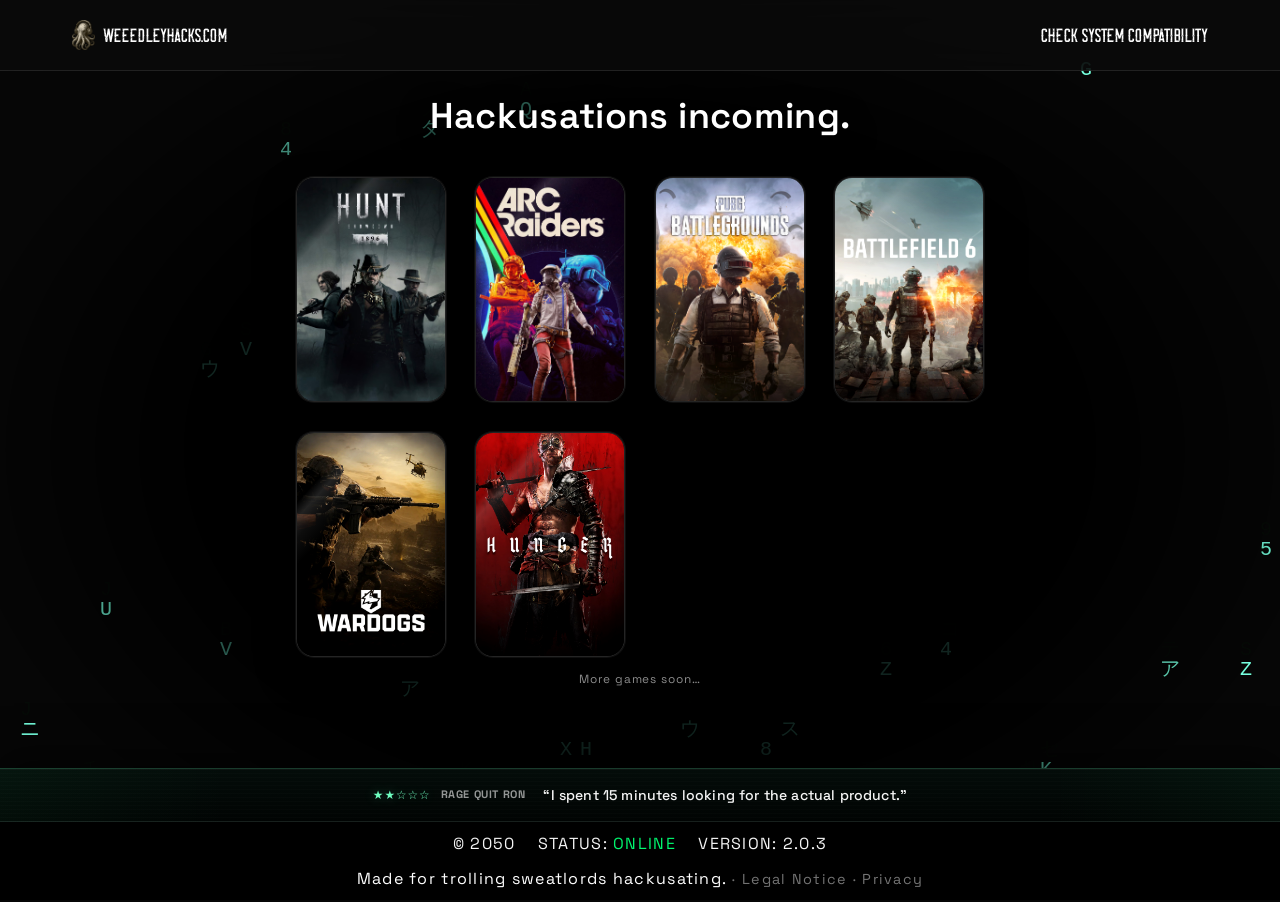
<file: index.html>
<!DOCTYPE html>
<html lang="en">
<head>
  <meta charset="UTF-8" />
  <meta name="viewport" content="width=device-width, initial-scale=1.0" />
  <title>weeedleyhacks.com</title>
  <meta name="description" content="Browse through free and premium products for Hunt: Showdown 1896, ARC Raiders, PUBG: Battlegrounds, Battlefield 6, WARDOGS and HUNGER." />
  <link rel="canonical" href="https://weeedleyhacks.com/" />
  <meta property="og:type" content="website" />
  <meta property="og:site_name" content="weeedleyhacks.com" />
  <meta property="og:title" content="weeedleyhacks.com" />
  <meta property="og:description" content="Browse through free and premium products for Hunt: Showdown 1896, ARC Raiders, PUBG: Battlegrounds, Battlefield 6, WARDOGS and HUNGER." />
  <meta property="og:url" content="https://weeedleyhacks.com/" />
  <meta property="og:image" content="https://weeedleyhacks.com/assets/images/icons/og-image.jpg" />
  <meta property="og:image:width" content="1200" />
  <meta property="og:image:height" content="630" />
  <meta name="twitter:card" content="summary_large_image" />

  <style>
    html, body { background-color: #070707; }
  </style>


  <link rel="preload" href="assets/fonts/Unfair%20Style2Rough.ttf" as="font" type="font/ttf" crossorigin />
  <link rel="preload" href="assets/fonts/Caudex-Regular.ttf" as="font" type="font/ttf" crossorigin />
  <link rel="preload" href="assets/fonts/CrimsonText-Italic.ttf" as="font" type="font/ttf" crossorigin />

  <link rel="icon" href="assets/images/icons/favicon.ico" />
  <link rel="apple-touch-icon" href="assets/images/icons/apple-touch-icon.png" />
  <link rel="stylesheet" href="assets/css/style.css" />
  <script defer src="assets/js/landing.js"></script>
  <script defer src="assets/js/script.js"></script>
</head>

<body class="landing">

  <nav class="nav">
    <div class="nav-container">
      <div class="nav-left">
        <img src="assets/images/icons/weeedley_logo1.png" alt="Weeedley Logo" class="nav-logo" />
        <a href="index.html" class="logo">weeedleyhacks.com</a>
      </div>
      <ul class="nav-links">
        <li>
          <a href="#" id="compatibilityCheck">Check system compatibility</a>
        </li>
      </ul>
    </div>
  </nav>

  <canvas id="matrix-canvas" aria-hidden="true"></canvas>
  <div id="landing-vignette"></div>

  <main class="landing-main">
    <header class="landing-hero">
      <h1 class="landing-title" id="landingTitle">Loading…</h1>
    </header>

    <section class="landing-games" aria-label="Choose a game">
      <a class="landing-game" href="hunt.html" aria-label="HUNT: SHOWDOWN 1896">
        <div class="landing-game-bg" style="background-image:url('assets/images/thmbs/thmb_hunt.jpg')"></div>
      </a>

      <a class="landing-game" href="arc.html" aria-label="ARC RAIDERS">
        <div class="landing-game-bg" style="background-image:url('assets/images/thmbs/thmb_arc.jpg')"></div>
      </a>

      <a class="landing-game" href="pubg.html" aria-label="PUBG">
        <div class="landing-game-bg" style="background-image:url('assets/images/thmbs/thmb_pubg.jpg')"></div>
      </a>

      <a class="landing-game" href="bf6.html" aria-label="BATTLEFIELD 6">
        <div class="landing-game-bg" style="background-image:url('assets/images/thmbs/thmb_bf6.jpg')"></div>
      </a>

      <a class="landing-game" href="wardogs.html" aria-label="WARDOGS">
        <div class="landing-game-bg" style="background-image:url('assets/images/thmbs/thmb_wardogs.jpg')"></div>
      </a>

      <a class="landing-game" href="hunger.html" aria-label="HUNGER">
        <div class="landing-game-bg" style="background-image:url('assets/images/thmbs/thmb_hunger.jpg')"></div>
      </a>
    </section>

    <p class="landing-more">More games soon…</p>
  </main>

  <div id="video-modal" class="video-modal" aria-hidden="true">
    <div class="video-container">
      <video id="modal-video" playsinline></video>
    </div>
  </div>

  <footer class="footer"></footer>

</body>
</html>
</file>
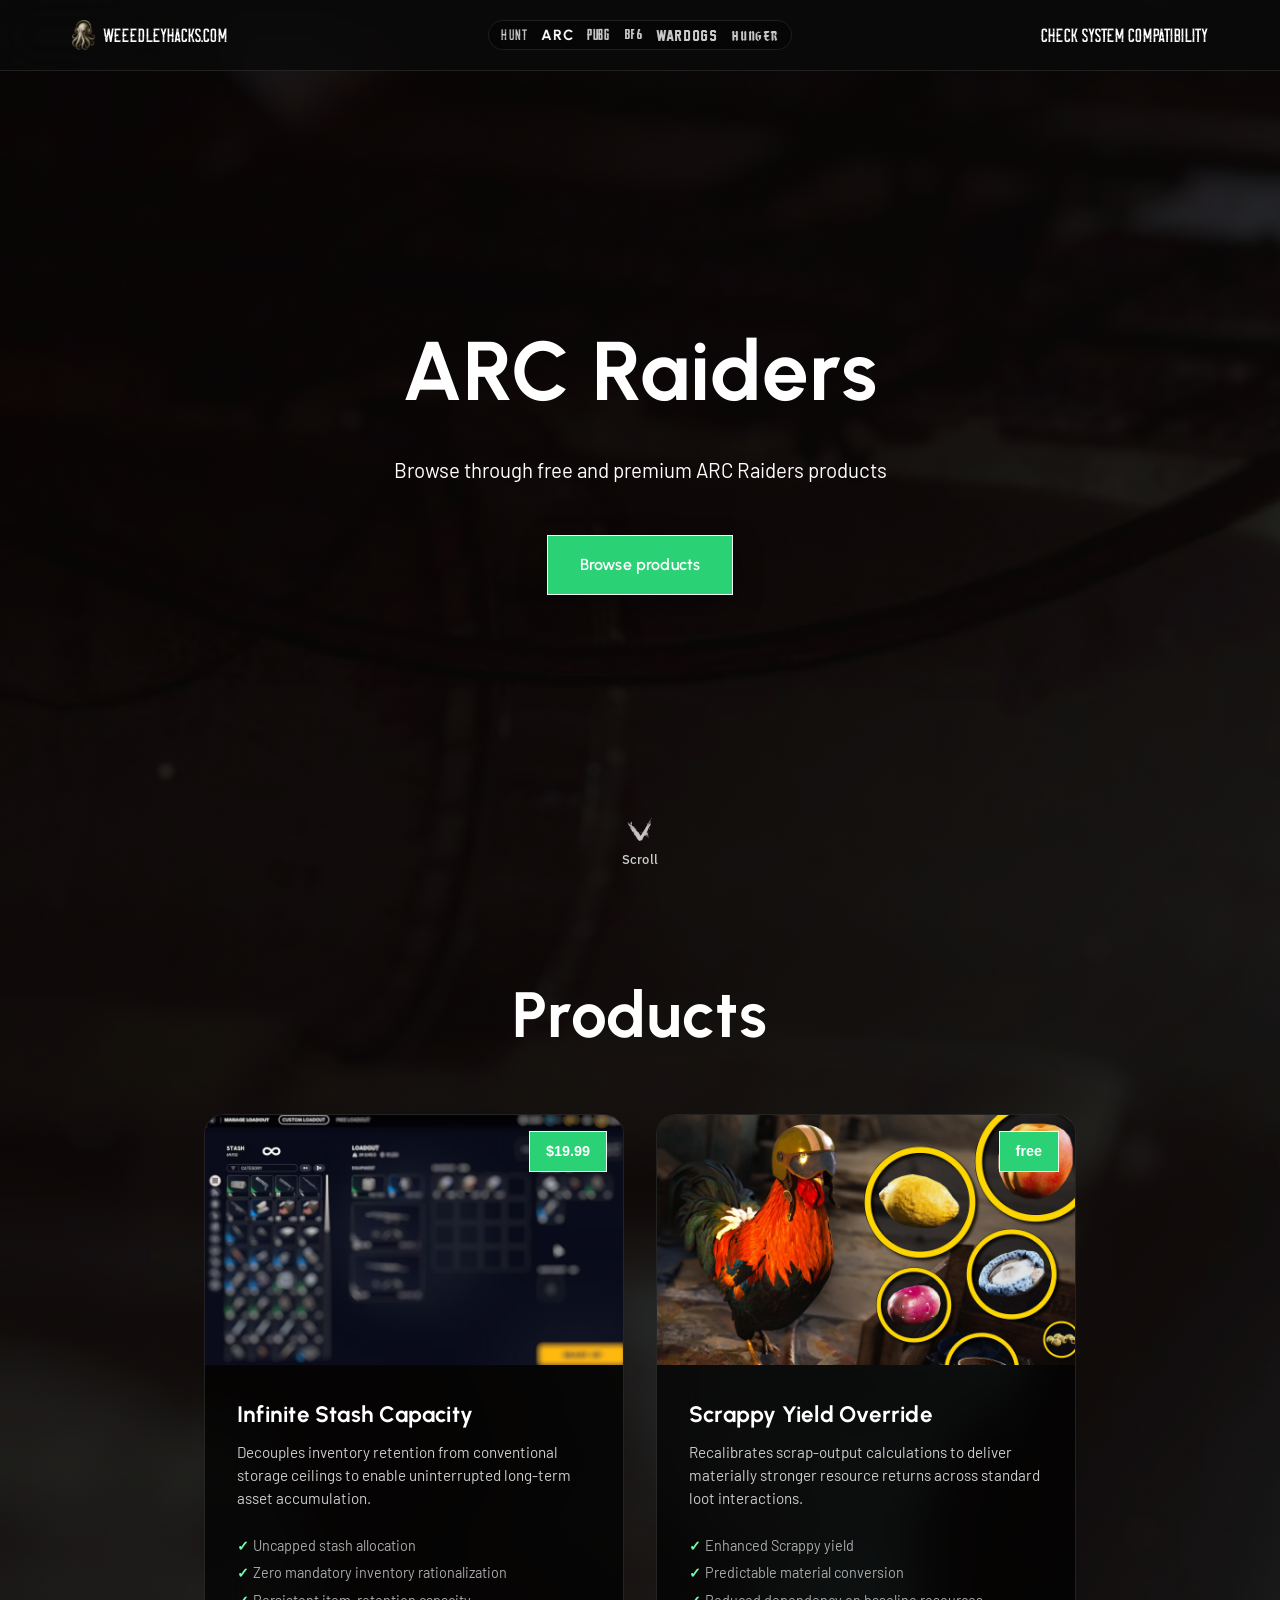
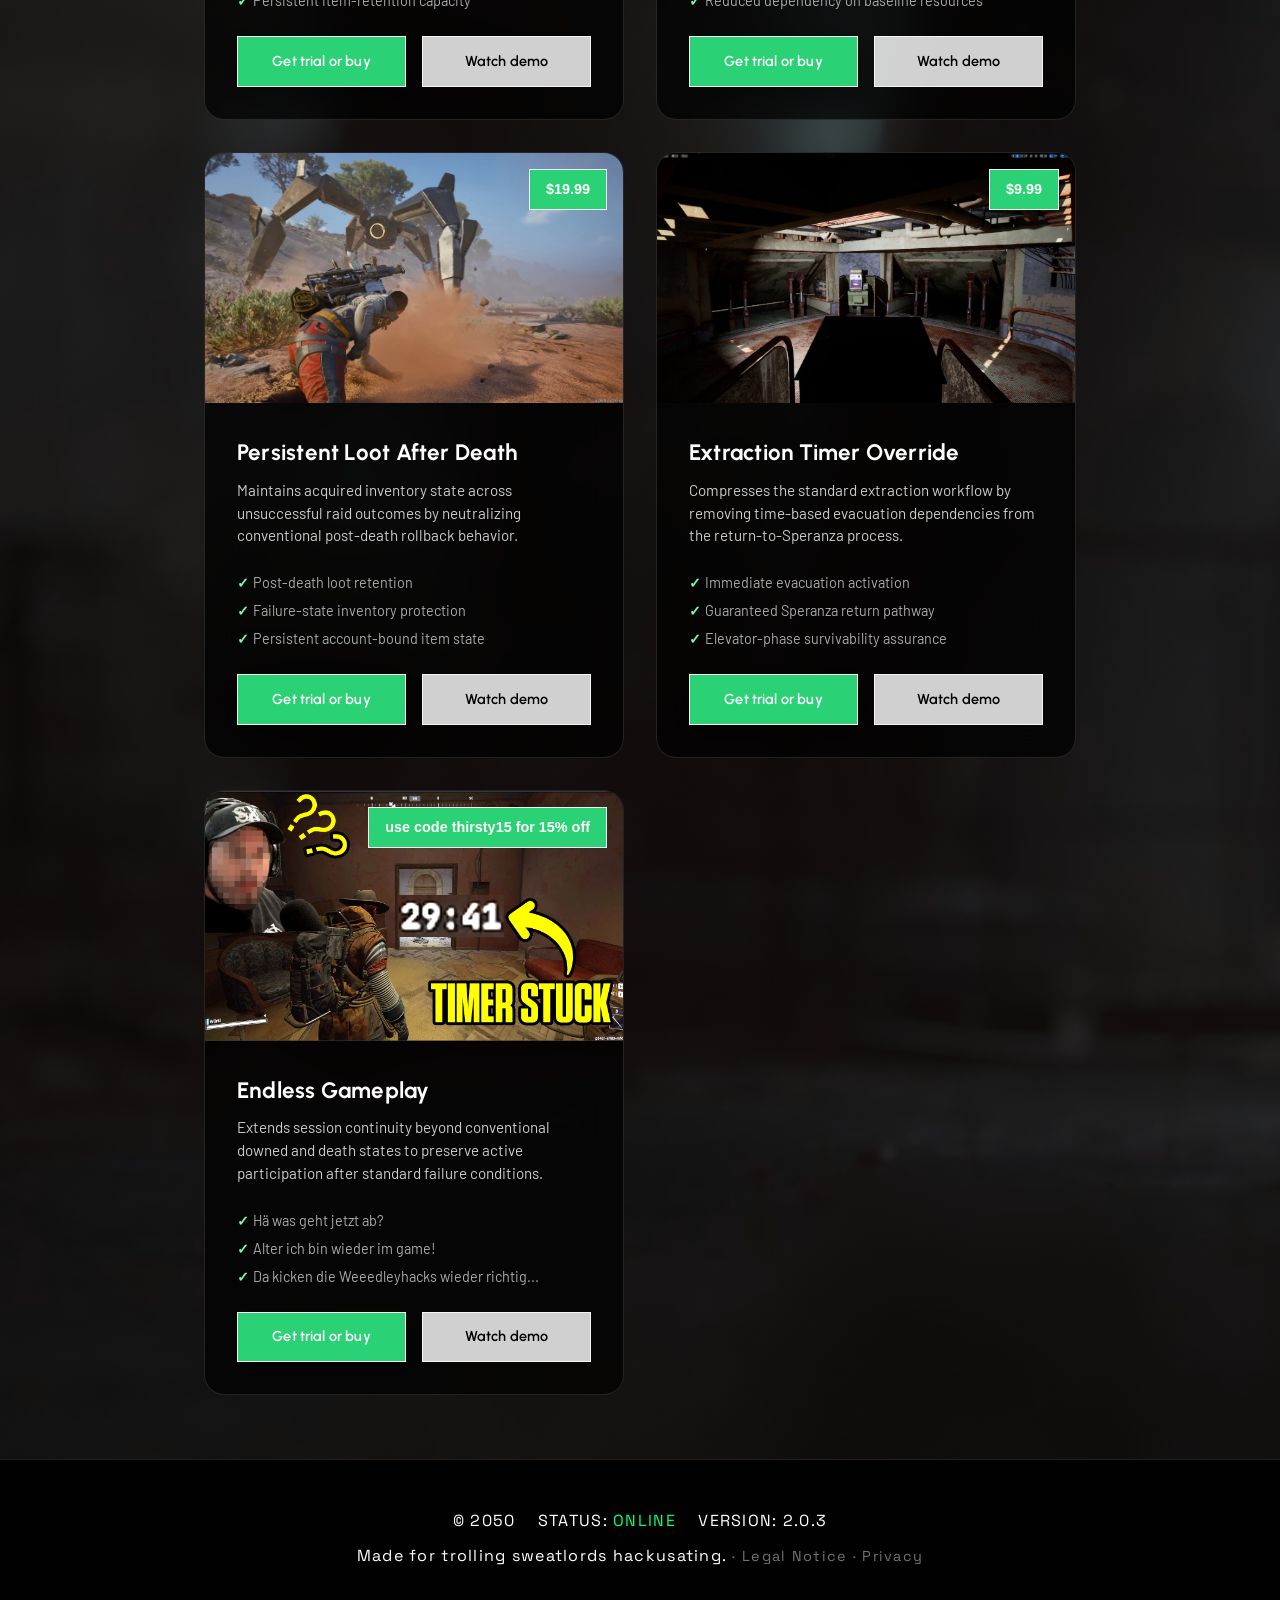
<file: arc.html>
<!DOCTYPE html>
<html lang="en">
<head>
  <meta charset="UTF-8" />
  <meta name="viewport" content="width=device-width, initial-scale=1.0" />

  <title>ARC Raiders — weeedleyhacks</title>
  <meta name="description" content="Browse through free and premium ARC Raiders products" />
  <link rel="canonical" href="https://weeedleyhacks.com/arc.html" />
  <meta property="og:type" content="website" />
  <meta property="og:site_name" content="weeedleyhacks.com" />
  <meta property="og:title" content="ARC Raiders — weeedleyhacks" />
  <meta property="og:description" content="Browse through free and premium ARC Raiders products" />
  <meta property="og:url" content="https://weeedleyhacks.com/arc.html" />
  <meta property="og:image" content="https://weeedleyhacks.com/assets/images/icons/og-image.jpg" />
  <meta property="og:image:width" content="1200" />
  <meta property="og:image:height" content="630" />
  <meta name="twitter:card" content="summary_large_image" />

  <style>
    html, body { background-color: #070707; }
  </style>


  <link rel="preload" href="assets/fonts/Unfair%20Style2Rough.ttf" as="font" type="font/ttf" crossorigin />
  <link rel="preload" href="assets/fonts/Caudex-Regular.ttf" as="font" type="font/ttf" crossorigin />
  <link rel="preload" href="assets/fonts/CrimsonText-Italic.ttf" as="font" type="font/ttf" crossorigin />
  <link rel="preload" href="assets/fonts/HeadlinerNo45.ttf" as="font" type="font/ttf" crossorigin />

  <link rel="shortcut icon" href="assets/images/icons/favicon.ico" type="image/x-icon" />
  <link rel="apple-touch-icon" href="assets/images/icons/apple-touch-icon.png" />
  <link rel="stylesheet" href="assets/css/style.css" />
</head>

<body class="game-arc">

  <nav class="nav">
    <div class="nav-container">
      <div class="nav-left">
        <img src="assets/images/icons/weeedley_logo1.png" alt="Weeedley Logo" class="nav-logo" />
        <a href="/" class="logo">weeedleyhacks.com</a>
      </div>

      <div class="nav-center" aria-label="Game shortcuts">
        <a class="nav-shortcut nav-shortcut-hunt" href="hunt.html">HUNT</a>
        <a class="nav-shortcut nav-shortcut-arc is-active" href="arc.html" aria-current="page">ARC</a>
        <a class="nav-shortcut nav-shortcut-pubg" href="pubg.html">PUBG</a>
        <a class="nav-shortcut nav-shortcut-bf6" href="bf6.html">BF6</a>
        <a class="nav-shortcut nav-shortcut-wardogs" href="wardogs.html">WARDOGS</a>
        <a class="nav-shortcut nav-shortcut-hunger" href="hunger.html">HUNGER</a>
      </div>

      <ul class="nav-links">
        <li>
          <a href="#" id="compatibilityCheck">Check system compatibility</a>
        </li>
      </ul>
    </div>
  </nav>

  <video id="lightleaks-video" autoplay loop muted playsinline>
    <source src="assets/videos/lightleaks.mp4" type="video/mp4" />
  </video>


  <section class="hero" id="home">
    <div class="hero-content">
      <h1 class="hero-title" style="font-size: clamp(3rem, 6.5vw, 5.2rem); white-space: nowrap;">
        ARC Raiders
      </h1>

      <p class="hero-subtitle" style="font-size: clamp(1rem, 1.6vw, 1.35rem); white-space: nowrap; max-width: 100%;">
        Browse through free and premium ARC Raiders products
      </p>

      <div class="hero-buttons">
        <a href="#products" class="btn btn-primary">Browse products</a>
      </div>
    </div>

    <div class="scroll-indicator">
      <img src="assets/images/icons/arrow_down.png" alt="Scroll down" class="scroll-arrow" />
      <div class="scroll-text">Scroll</div>
    </div>
  </section>

  <section class="products-section" id="products">
    <div class="section-header">
      <h2 class="section-title">Products</h2>
    </div>
    <div class="products-grid" id="productsGrid"></div>
  </section>

  <div id="video-modal" class="video-modal">
    <div class="video-container">
      <video id="modal-video" playsinline></video>
    </div>
  </div>

  <footer class="footer">
    <p>Made for trolling salty players hackusating.</p>
  </footer>

  <script>
    window.WEEEDLEY_GAME = "arc";
  </script>
  <script src="assets/js/games.js"></script>
  <script src="assets/js/script.js"></script>

</body>
</html>
</file>
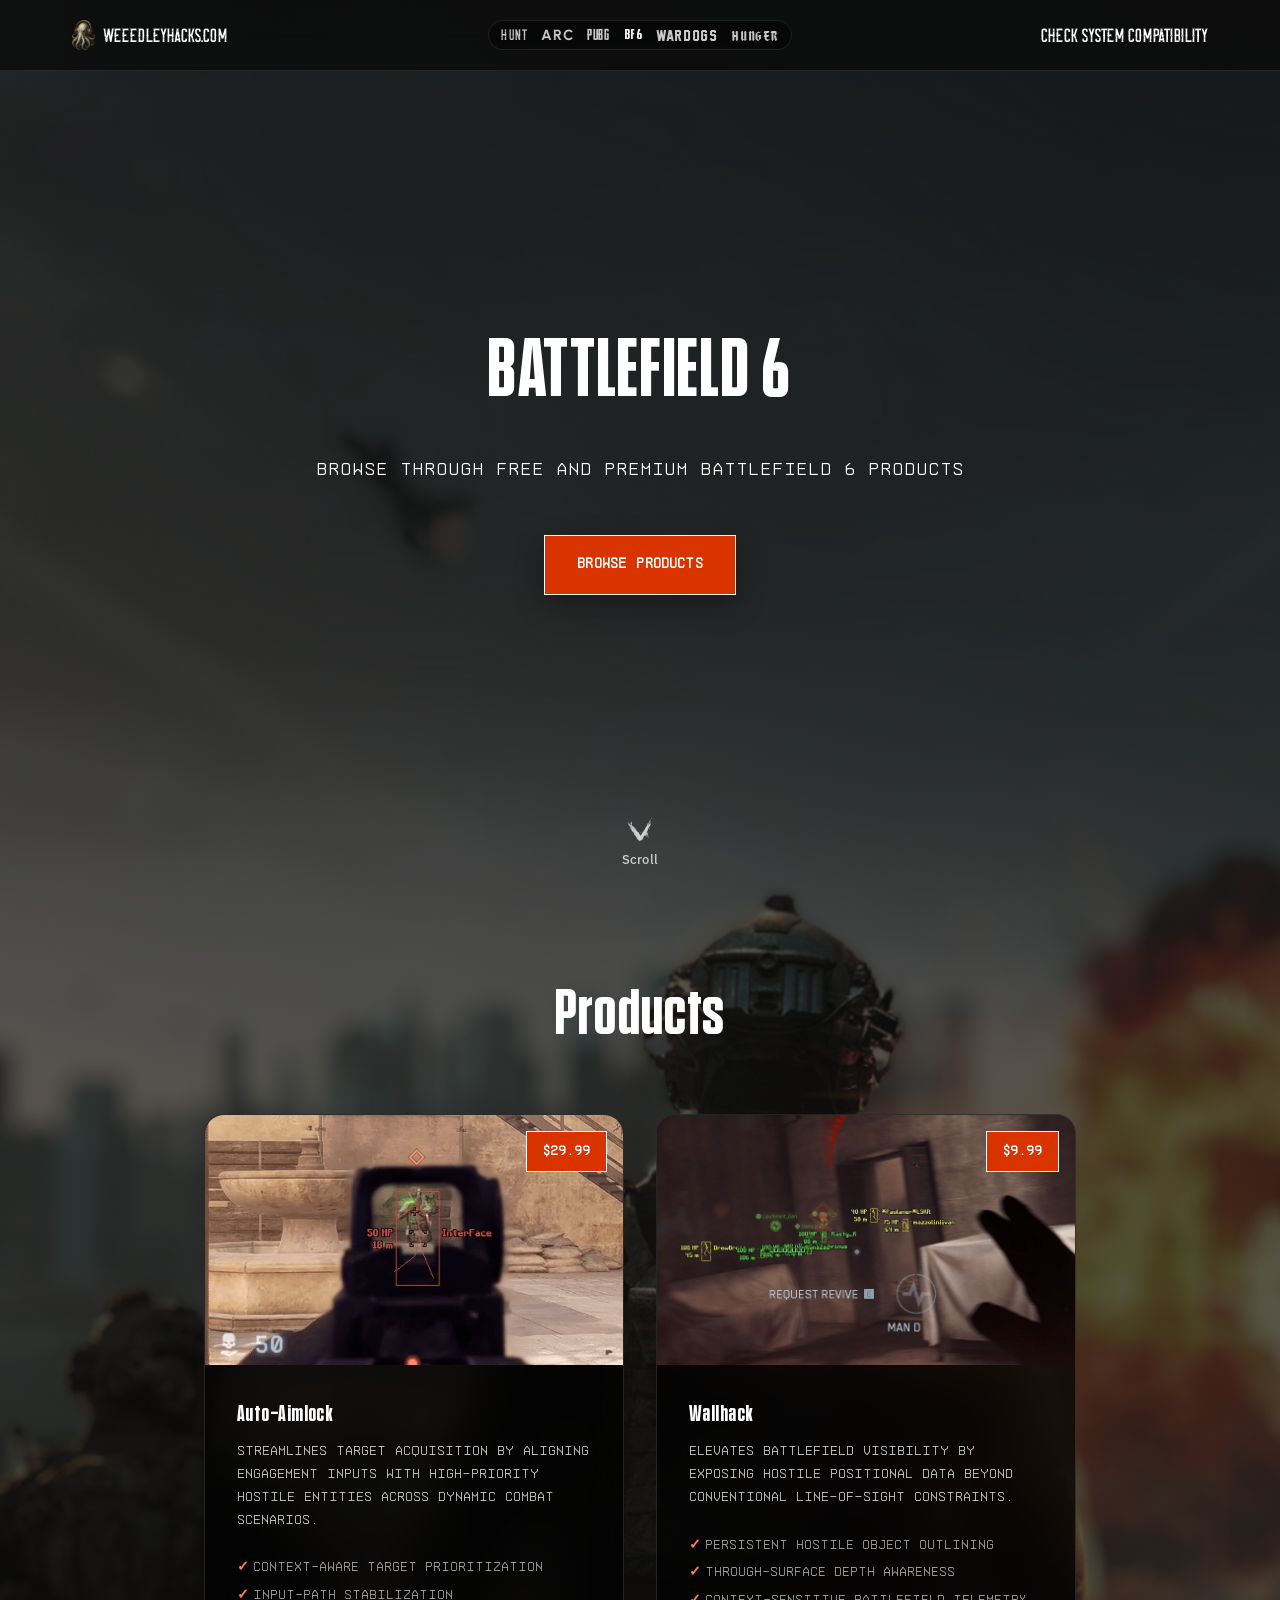
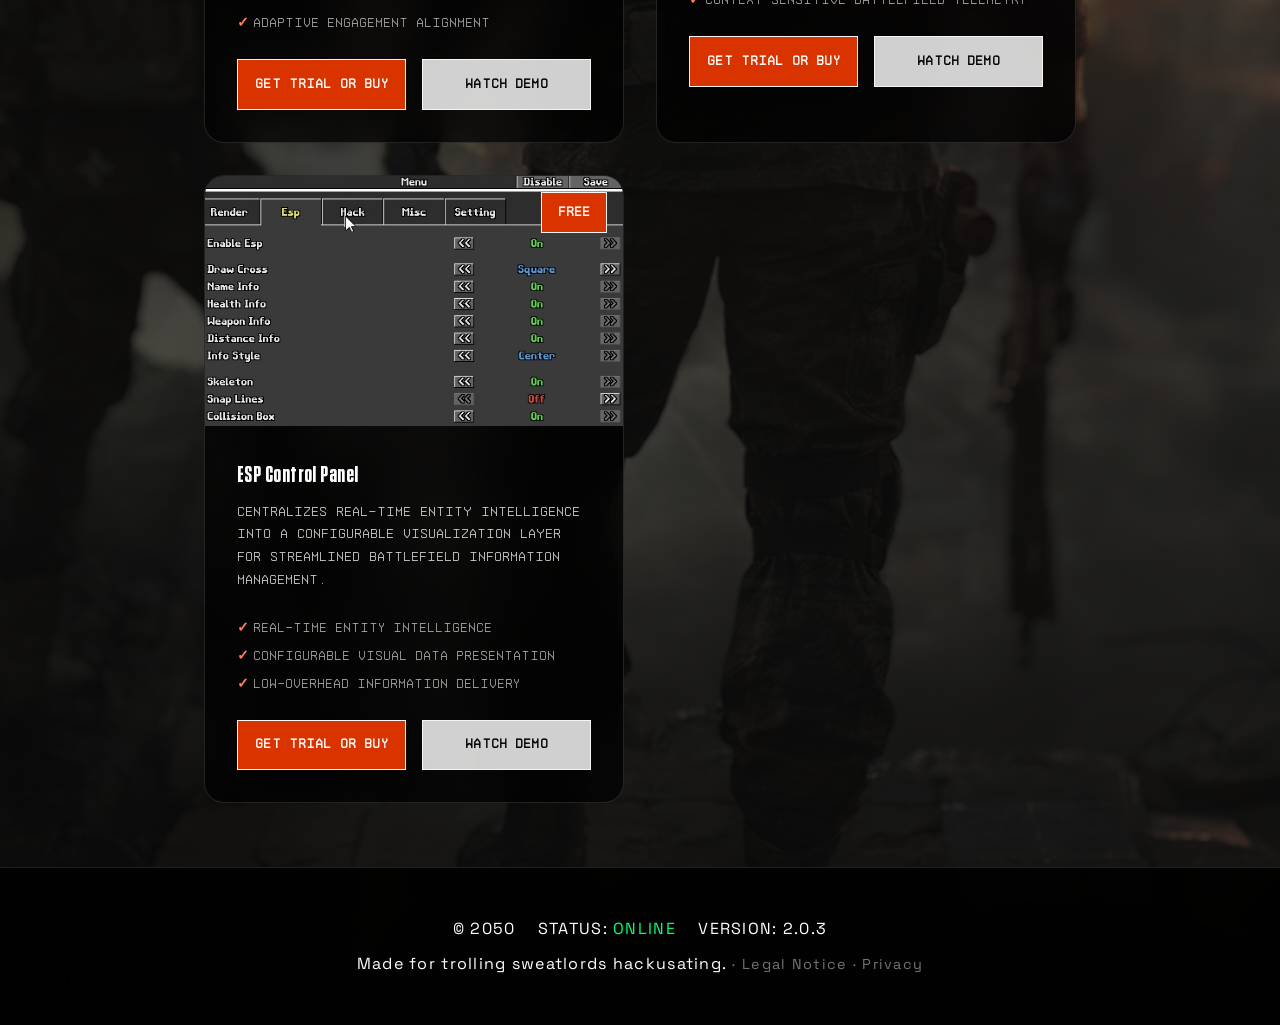
<file: bf6.html>
<!DOCTYPE html>
<html lang="en">
<head>
  <meta charset="UTF-8" />
  <meta name="viewport" content="width=device-width, initial-scale=1.0" />

  <title>Battlefield 6 — weeedleyhacks</title>
  <meta name="description" content="Browse through free and premium Battlefield 6 products" />
  <link rel="canonical" href="https://weeedleyhacks.com/bf6.html" />
  <meta property="og:type" content="website" />
  <meta property="og:site_name" content="weeedleyhacks.com" />
  <meta property="og:title" content="Battlefield 6 — weeedleyhacks" />
  <meta property="og:description" content="Browse through free and premium Battlefield 6 products" />
  <meta property="og:url" content="https://weeedleyhacks.com/bf6.html" />
  <meta property="og:image" content="https://weeedleyhacks.com/assets/images/icons/og-image.jpg" />
  <meta property="og:image:width" content="1200" />
  <meta property="og:image:height" content="630" />
  <meta name="twitter:card" content="summary_large_image" />

  <style>
    html, body { background-color: #070707; }
  </style>


  <link rel="preload" href="assets/fonts/Unfair%20Style2Rough.ttf" as="font" type="font/ttf" crossorigin />
  <link rel="preload" href="assets/fonts/Caudex-Regular.ttf" as="font" type="font/ttf" crossorigin />
  <link rel="preload" href="assets/fonts/CrimsonText-Italic.ttf" as="font" type="font/ttf" crossorigin />
  <link rel="preload" href="assets/fonts/HeadlinerNo45.ttf" as="font" type="font/ttf" crossorigin />

  <!-- BF6 fonts -->
  <link rel="preload" href="assets/fonts/bf_headline.ttf" as="font" type="font/ttf" crossorigin />
  <link rel="preload" href="assets/fonts/bf_mono.ttf" as="font" type="font/ttf" crossorigin />

  <link rel="shortcut icon" href="assets/images/icons/favicon.ico" type="image/x-icon" />
  <link rel="apple-touch-icon" href="assets/images/icons/apple-touch-icon.png" />
  <link rel="stylesheet" href="assets/css/style.css" />
</head>

<body class="game-bf6">

  <nav class="nav">
    <div class="nav-container">
      <div class="nav-left">
        <img src="assets/images/icons/weeedley_logo1.png" alt="Weeedley Logo" class="nav-logo" />
        <a href="/" class="logo">weeedleyhacks.com</a>
      </div>

      <div class="nav-center" aria-label="Game shortcuts">
        <a class="nav-shortcut nav-shortcut-hunt" href="hunt.html">HUNT</a>
        <a class="nav-shortcut nav-shortcut-arc" href="arc.html">ARC</a>
        <a class="nav-shortcut nav-shortcut-pubg" href="pubg.html">PUBG</a>
        <a class="nav-shortcut nav-shortcut-bf6 is-active" href="bf6.html" aria-current="page">BF6</a>
        <a class="nav-shortcut nav-shortcut-wardogs" href="wardogs.html">WARDOGS</a>
        <a class="nav-shortcut nav-shortcut-hunger" href="hunger.html">HUNGER</a>

      </div>

      <ul class="nav-links">
        <li>
          <a href="#" id="compatibilityCheck">Check system compatibility</a>
        </li>
      </ul>
    </div>
  </nav>

  <!-- Use same overlay video approach as other pages (can be swapped later for glitch) -->
  <video id="lensflares-video" autoplay loop muted playsinline>
    <source src="assets/videos/lensflares.mp4" type="video/mp4" />
  </video>


  <section class="hero" id="home">
    <div class="hero-content">
      <h1 class="hero-title" style="font-size: clamp(3rem, 6.5vw, 5.2rem); white-space: nowrap;">
        BATTLEFIELD 6
      </h1>

      <p class="hero-subtitle" style="font-size: clamp(1rem, 1.6vw, 1.35rem); white-space: nowrap; max-width: 100%;">
        Browse through free and premium Battlefield 6 products
      </p>

      <div class="hero-buttons">
        <a href="#products" class="btn btn-primary">Browse products</a>
      </div>
    </div>

    <div class="scroll-indicator">
      <img src="assets/images/icons/arrow_down.png" alt="Scroll down" class="scroll-arrow" />
      <div class="scroll-text">Scroll</div>
    </div>
  </section>

  <section class="products-section" id="products">
    <div class="section-header">
      <h2 class="section-title">Products</h2>
    </div>
    <div class="products-grid" id="productsGrid"></div>
  </section>

  <div id="video-modal" class="video-modal">
    <div class="video-container">
      <video id="modal-video" playsinline></video>
    </div>
  </div>

  <footer class="footer">
    <p>Made for trolling salty players hackusating.</p>
  </footer>

  <script>
    window.WEEEDLEY_GAME = "bf6";
  </script>
  <script src="assets/js/games.js"></script>
  <script src="assets/js/script.js"></script>

</body>
</html>
</file>
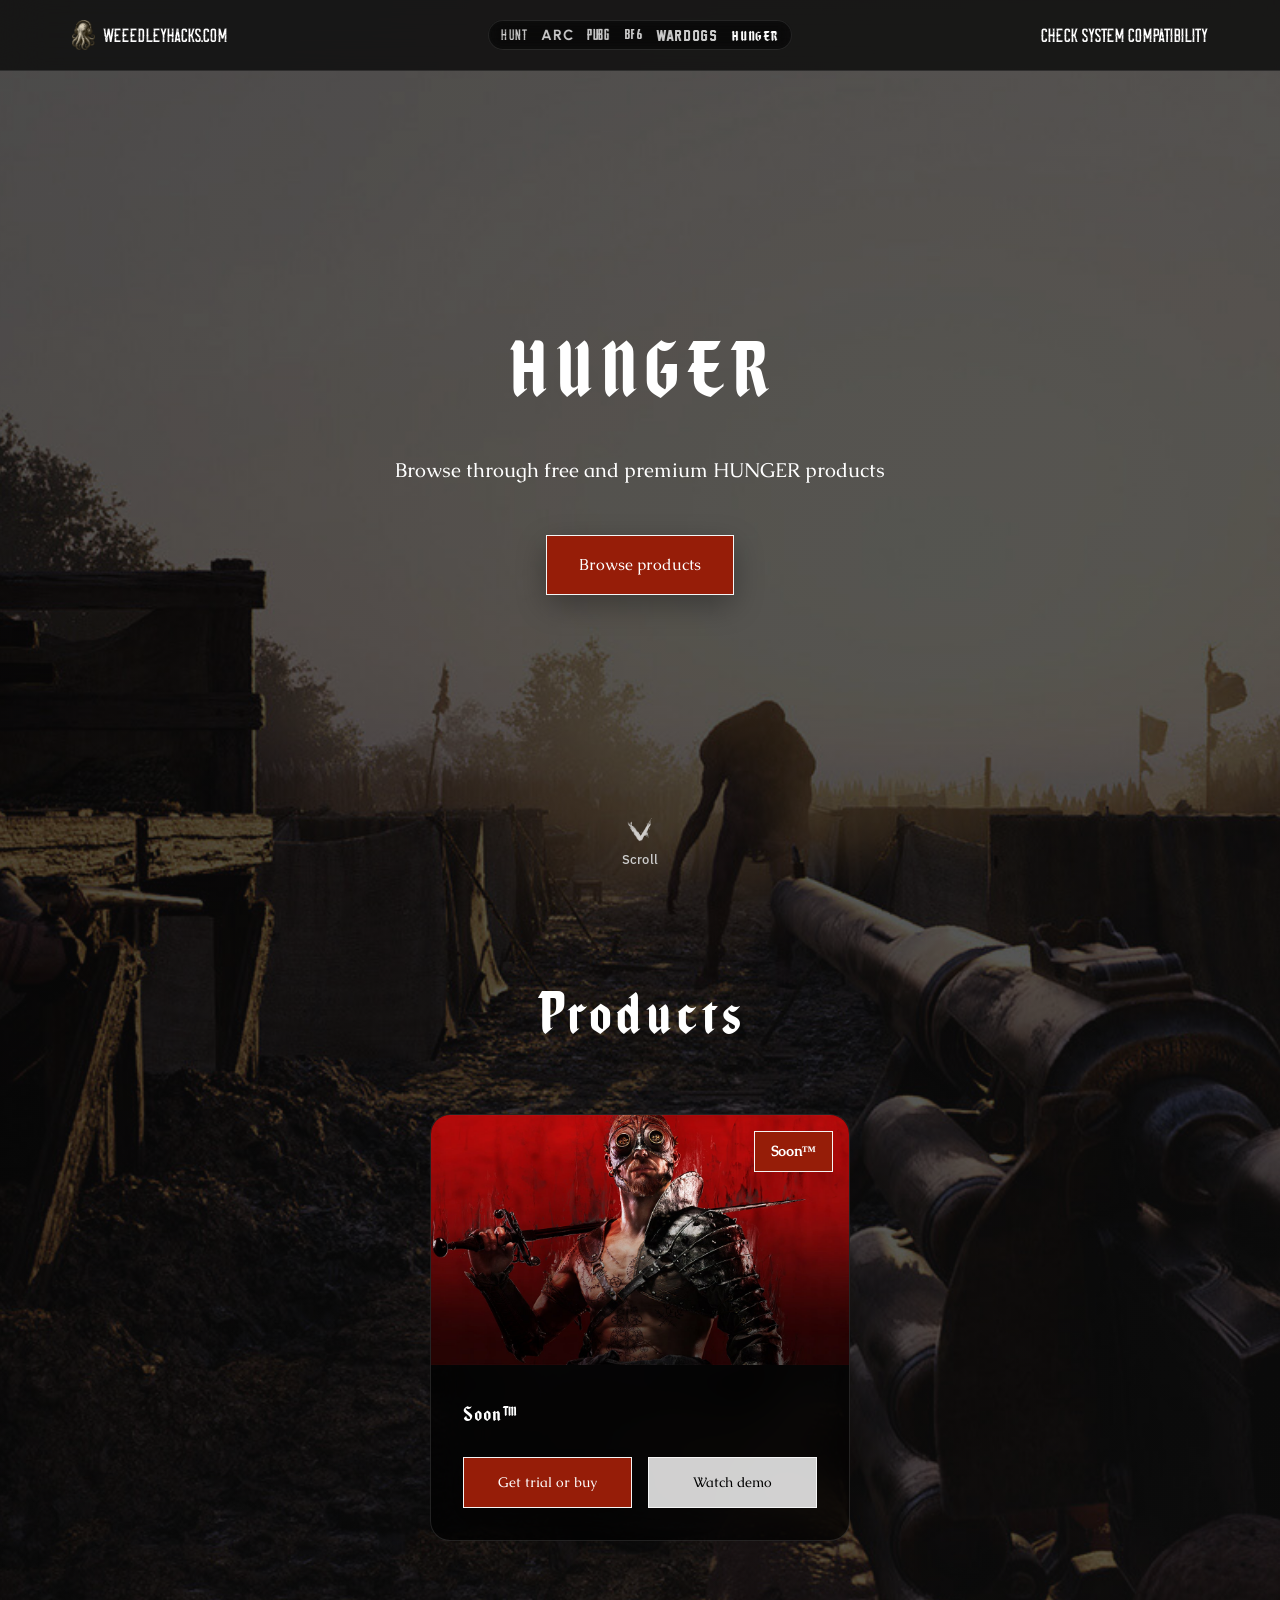
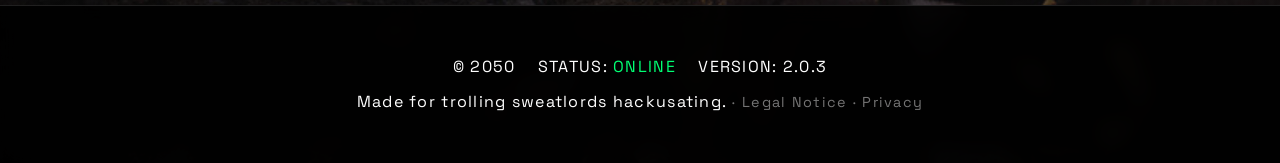
<file: hunger.html>
<!DOCTYPE html>
<html lang="en">
<head>
  <meta charset="UTF-8" />
  <meta name="viewport" content="width=device-width, initial-scale=1.0" />

  <title>HUNGER — weeedleyhacks</title>
  <meta name="description" content="Browse through free and premium HUNGER products" />
  <link rel="canonical" href="https://weeedleyhacks.com/hunger.html" />
  <meta property="og:type" content="website" />
  <meta property="og:site_name" content="weeedleyhacks.com" />
  <meta property="og:title" content="HUNGER — weeedleyhacks" />
  <meta property="og:description" content="Browse through free and premium HUNGER products" />
  <meta property="og:url" content="https://weeedleyhacks.com/hunger.html" />
  <meta property="og:image" content="https://weeedleyhacks.com/assets/images/icons/og-image.jpg" />
  <meta property="og:image:width" content="1200" />
  <meta property="og:image:height" content="630" />
  <meta name="twitter:card" content="summary_large_image" />

  <style>
    html, body { background-color: #070707; }

    @font-face {
      font-family: "Caligra MN";
      src: url("assets/fonts/Caligra%20MN.ttf") format("truetype");
      font-weight: 400;
      font-style: normal;
      font-display: swap;
    }

    body.game-hunger {
      font-family: "Source Serif 4", Georgia, "Times New Roman", serif;
    }

    body.game-hunger .hero-title,
    body.game-hunger .section-title,
    body.game-hunger .product-title {
      font-family: "Caligra MN", Georgia, serif;
      font-weight: 400;
      letter-spacing: 0.08em;
    }

    body.game-hunger .hero-title {
      letter-spacing: 0.12em;
    }
  </style>


  <link rel="preload" href="assets/fonts/Caligra%20MN.ttf" as="font" type="font/ttf" crossorigin />

  <link rel="shortcut icon" href="assets/images/icons/favicon.ico" type="image/x-icon" />
  <link rel="apple-touch-icon" href="assets/images/icons/apple-touch-icon.png" />
  <link rel="stylesheet" href="assets/css/style.css" />
</head>

<body class="game-hunger">

  <nav class="nav">
    <div class="nav-container">
      <div class="nav-left">
        <img src="assets/images/icons/weeedley_logo1.png" alt="Weeedley Logo" class="nav-logo" />
        <a href="/" class="logo">weeedleyhacks.com</a>
      </div>

      <div class="nav-center" aria-label="Game shortcuts">
        <a class="nav-shortcut nav-shortcut-hunt" href="hunt.html">HUNT</a>
        <a class="nav-shortcut nav-shortcut-arc" href="arc.html">ARC</a>
        <a class="nav-shortcut nav-shortcut-pubg" href="pubg.html">PUBG</a>
        <a class="nav-shortcut nav-shortcut-bf6" href="bf6.html">BF6</a>
        <a class="nav-shortcut nav-shortcut-wardogs" href="wardogs.html">WARDOGS</a>
        <a class="nav-shortcut nav-shortcut-hunger is-active" href="hunger.html" aria-current="page">HUNGER</a>
      </div>

      <ul class="nav-links">
        <li>
          <a href="#" id="compatibilityCheck">Check system compatibility</a>
        </li>
      </ul>
    </div>
  </nav>

  <video id="hunger-fog-video" autoplay loop muted playsinline preload="auto" aria-hidden="true">
    <source src="assets/videos/fog.mp4" type="video/mp4" />
  </video>

  <section class="hero" id="home">
    <div class="hero-content">
      <h1 class="hero-title" style="font-size: clamp(3rem, 6.5vw, 5.2rem); white-space: nowrap;">
        HUNGER
      </h1>

      <p class="hero-subtitle" style="font-size: clamp(1rem, 1.6vw, 1.35rem); white-space: nowrap; max-width: 100%;">
        Browse through free and premium HUNGER products
      </p>

      <div class="hero-buttons">
        <a href="#products" class="btn btn-primary">Browse products</a>
      </div>
    </div>

    <div class="scroll-indicator">
      <img src="assets/images/icons/arrow_down.png" alt="Scroll down" class="scroll-arrow" />
      <div class="scroll-text">Scroll</div>
    </div>
  </section>

  <section class="products-section" id="products">
    <div class="section-header">
      <h2 class="section-title">Products</h2>
    </div>
    <div class="products-grid" id="productsGrid"></div>
  </section>

  <div id="video-modal" class="video-modal">
    <div class="video-container">
      <video id="modal-video" playsinline></video>
    </div>
  </div>

  <footer class="footer">
    <p>Made for trolling salty players hackusating.</p>
  </footer>

  <script>
    window.WEEEDLEY_GAME = "hunger";
  </script>
  <script src="assets/js/games.js"></script>
  <script src="assets/js/script.js"></script>

</body>
</html>
</file>
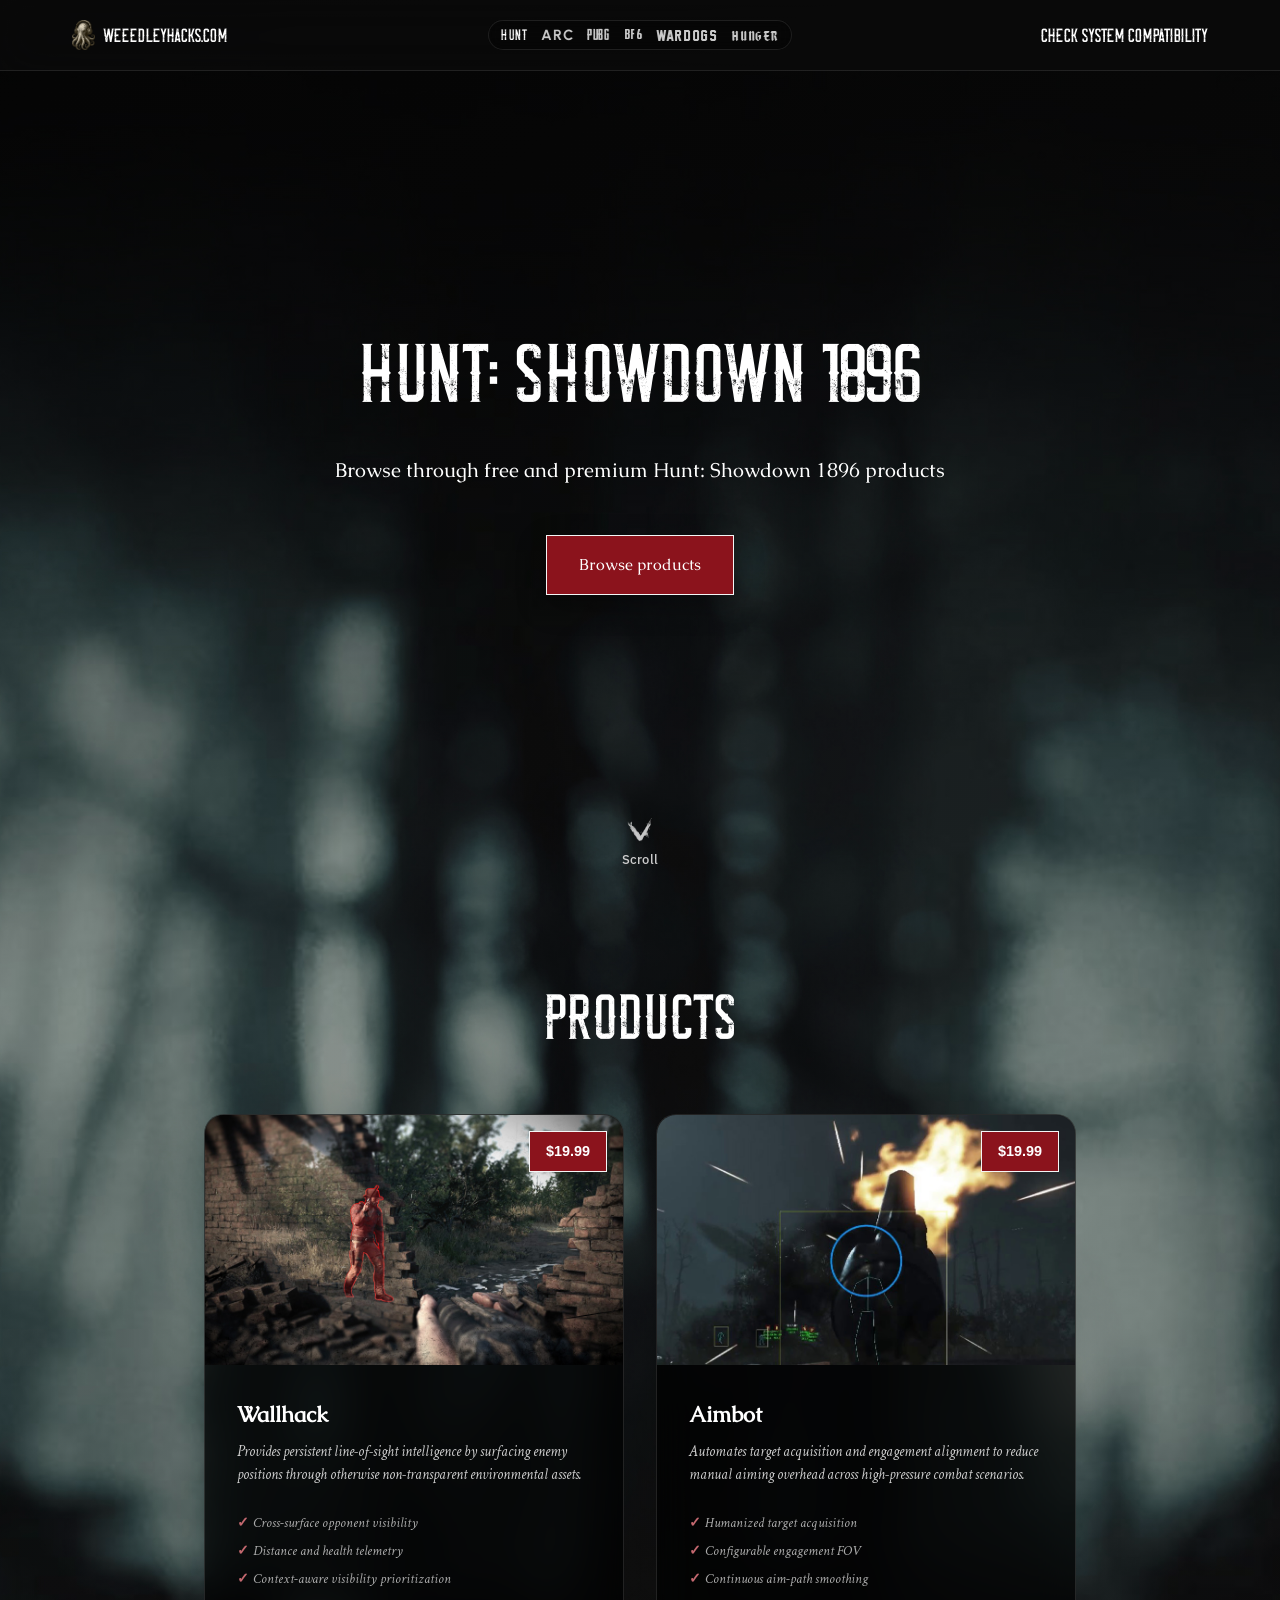
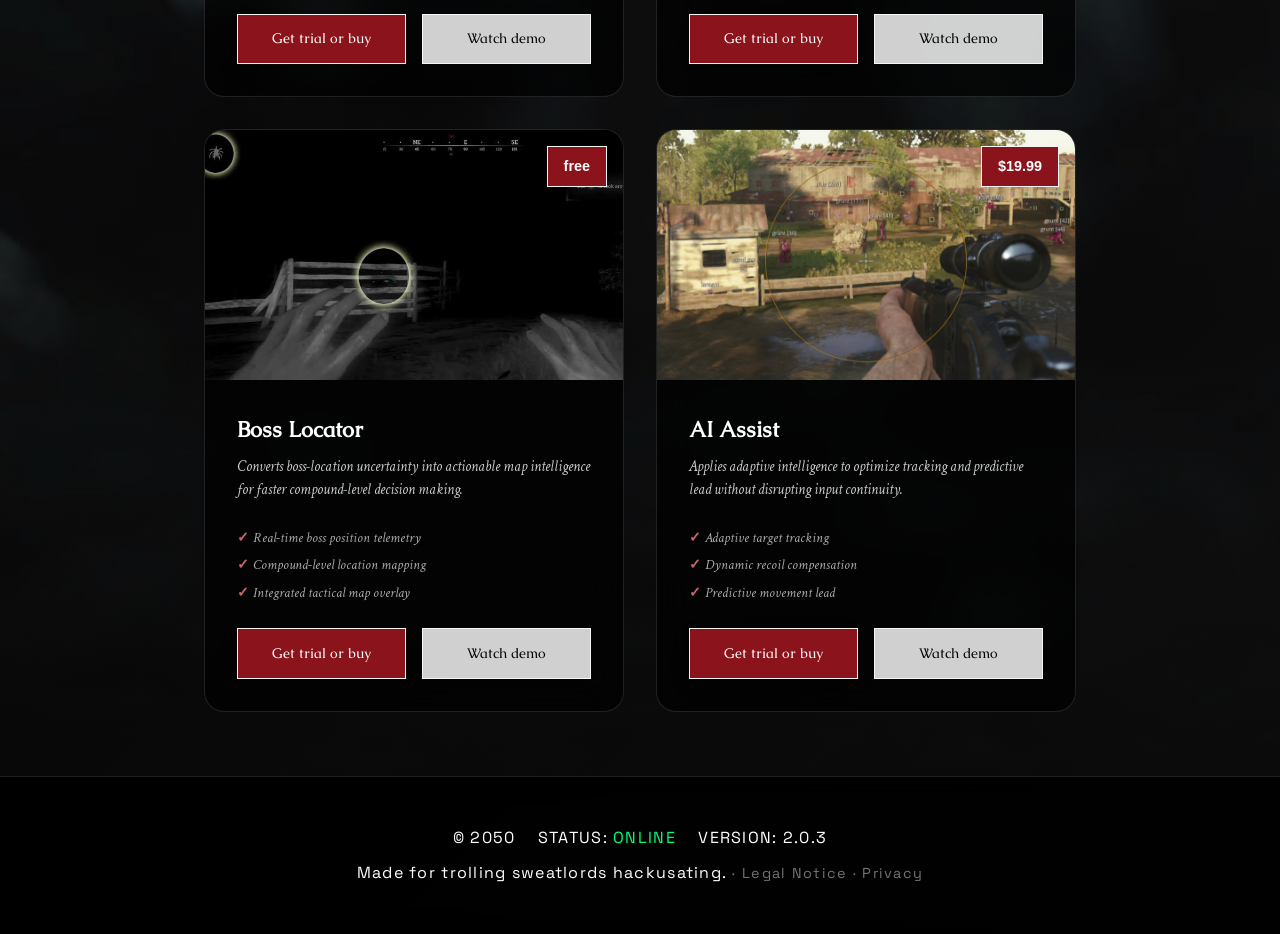
<file: hunt.html>
<!DOCTYPE html>
<html lang="en">
<head>
  <meta charset="UTF-8" />
  <meta name="viewport" content="width=device-width, initial-scale=1.0" />

  <title>Hunt: Showdown 1896 — weeedleyhacks</title>
  <meta name="description" content="Browse through free and premium Hunt: Showdown 1896 cheats" />
  <link rel="canonical" href="https://weeedleyhacks.com/hunt.html" />
  <meta property="og:type" content="website" />
  <meta property="og:site_name" content="weeedleyhacks.com" />
  <meta property="og:title" content="Hunt: Showdown 1896 — weeedleyhacks" />
  <meta property="og:description" content="Browse through free and premium Hunt: Showdown 1896 cheats" />
  <meta property="og:url" content="https://weeedleyhacks.com/hunt.html" />
  <meta property="og:image" content="https://weeedleyhacks.com/assets/images/icons/og-image.jpg" />
  <meta property="og:image:width" content="1200" />
  <meta property="og:image:height" content="630" />
  <meta name="twitter:card" content="summary_large_image" />

  <style>
    html, body { background-color: #070707; }
  </style>


  <link rel="preload" href="assets/fonts/Unfair%20Style2Rough.ttf" as="font" type="font/ttf" crossorigin />
  <link rel="preload" href="assets/fonts/Caudex-Regular.ttf" as="font" type="font/ttf" crossorigin />
  <link rel="preload" href="assets/fonts/CrimsonText-Italic.ttf" as="font" type="font/ttf" crossorigin />
  <link rel="preload" href="assets/fonts/HeadlinerNo45.ttf" as="font" type="font/ttf" crossorigin />

  <link rel="shortcut icon" href="assets/images/icons/favicon.ico" type="image/x-icon" />
  <link rel="apple-touch-icon" href="assets/images/icons/apple-touch-icon.png" />
  <link rel="stylesheet" href="assets/css/style.css" />
</head>

<body class="game-hunt">

  <nav class="nav">
    <div class="nav-container">
      <div class="nav-left">
        <img src="assets/images/icons/weeedley_logo1.png" alt="Weeedley Logo" class="nav-logo" />
        <a href="/" class="logo">weeedleyhacks.com</a>
      </div>

      <div class="nav-center" aria-label="Game shortcuts">
        <a class="nav-shortcut nav-shortcut-hunt is-active" href="hunt.html" aria-current="page">HUNT</a>
        <a class="nav-shortcut nav-shortcut-arc" href="arc.html">ARC</a>
        <a class="nav-shortcut nav-shortcut-pubg" href="pubg.html">PUBG</a>
        <a class="nav-shortcut nav-shortcut-bf6" href="bf6.html">BF6</a>
        <a class="nav-shortcut nav-shortcut-wardogs" href="wardogs.html">WARDOGS</a>
        <a class="nav-shortcut nav-shortcut-hunger" href="hunger.html">HUNGER</a>

      </div>

      <ul class="nav-links">
        <li>
          <a href="#" id="compatibilityCheck">Check system compatibility</a>
        </li>
      </ul>
    </div>
  </nav>

  <video id="grain-video" autoplay loop muted playsinline>
    <source src="assets/videos/grain.mp4" type="video/mp4" />
  </video>

  <section class="hero" id="home">
    <div class="hero-content">
      <h1 class="hero-title" style="font-size: clamp(3rem, 6.5vw, 5.2rem); white-space: nowrap;">
        Hunt: Showdown 1896
      </h1>

      <p class="hero-subtitle" style="font-size: clamp(1rem, 1.6vw, 1.35rem); white-space: nowrap; max-width: 100%;">
        Browse through free and premium Hunt: Showdown 1896 products
      </p>

      <div class="hero-buttons">
        <a href="#products" class="btn btn-primary">Browse products</a>
      </div>
    </div>

    <div class="scroll-indicator">
      <img src="assets/images/icons/arrow_down.png" alt="Scroll down" class="scroll-arrow" />
      <div class="scroll-text">Scroll</div>
    </div>
  </section>

  <section class="products-section" id="products">
    <div class="section-header">
      <h2 class="section-title">Products</h2>
    </div>
    <div class="products-grid" id="productsGrid"></div>
  </section>

  <div id="video-modal" class="video-modal">
    <div class="video-container">
      <video id="modal-video" playsinline></video>
    </div>
  </div>

  <footer class="footer">
    <p>Made for trolling salty players hackusating.</p>
  </footer>

  <script>
    window.WEEEDLEY_GAME = "hunt";
  </script>
  <script src="assets/js/games.js"></script>
  <script src="assets/js/script.js"></script>
</body>
</html>
</file>
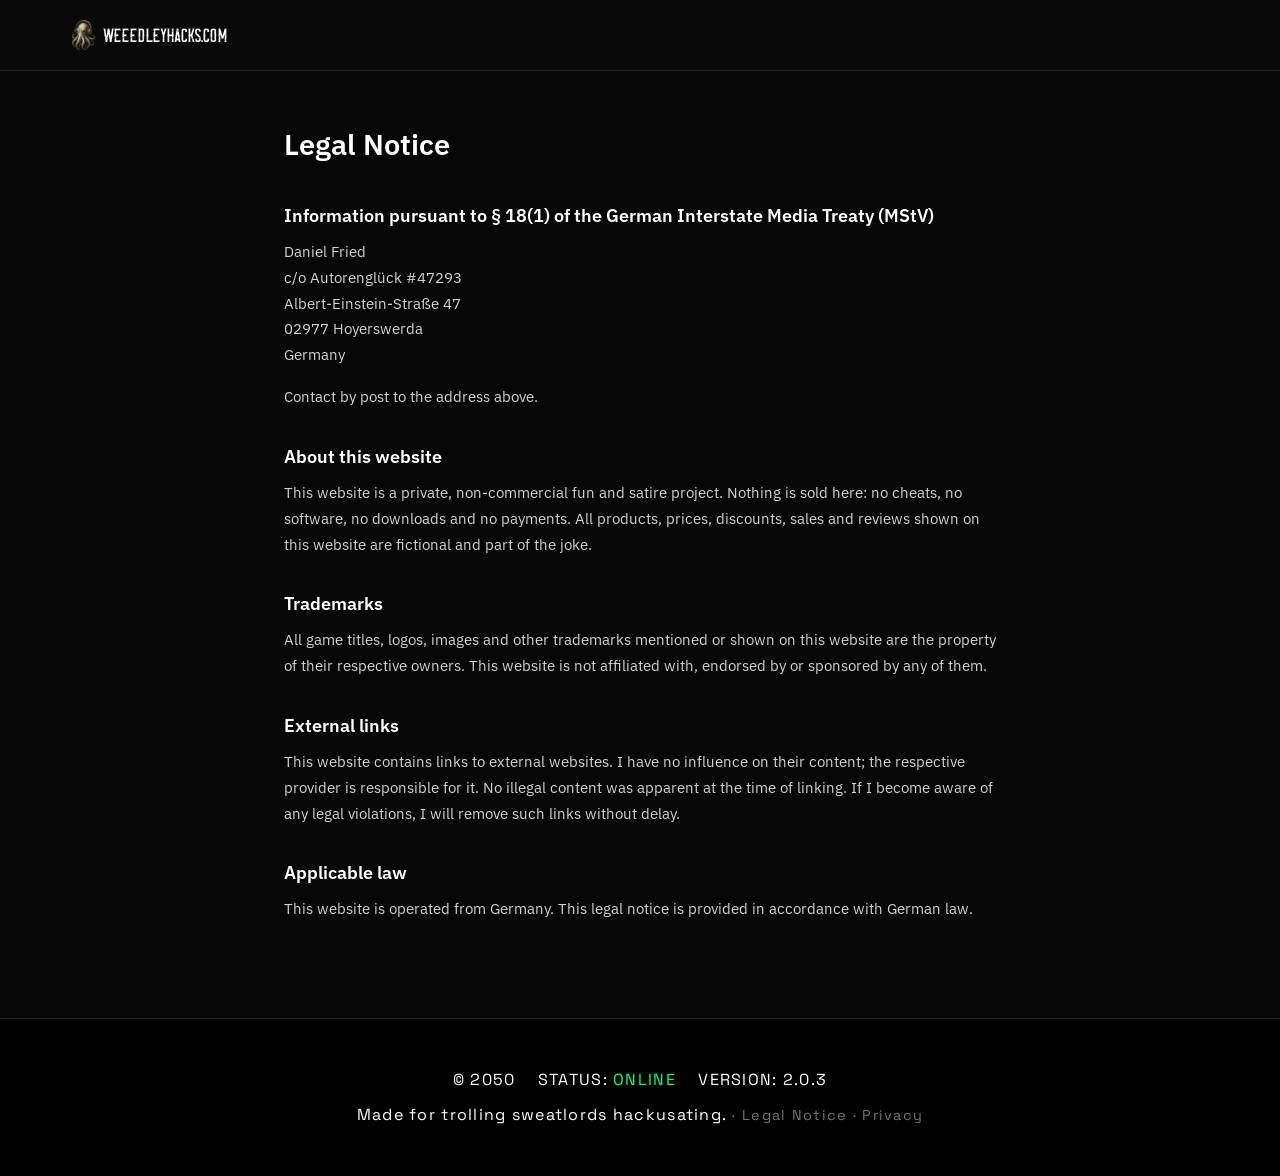
<file: legal-notice.html>
<!DOCTYPE html>
<html lang="en">
<head>
  <meta charset="UTF-8" />
  <meta name="viewport" content="width=device-width, initial-scale=1.0" />
  <title>Legal Notice — weeedleyhacks</title>
  <meta name="robots" content="noindex, nofollow, noarchive" />

  <style>
    html, body { background-color: #070707; }

    body.legal-page .legal-main{
      max-width: 760px;
      margin: 0 auto;
      padding: 120px 24px 80px;
      font-family: 'IBM Plex Sans', sans-serif;
      font-size: .95rem;
      line-height: 1.7;
      color: rgba(255,255,255,.82);
    }
    body.legal-page .legal-main h1{
      font-family: 'IBM Plex Sans', sans-serif;
      font-size: 1.8rem;
      font-weight: 600;
      color: #fff;
      margin: 0 0 1.5rem;
    }
    body.legal-page .legal-main h2{
      font-family: 'IBM Plex Sans', sans-serif;
      font-size: 1.1rem;
      font-weight: 600;
      color: #fff;
      margin: 2rem 0 .5rem;
    }
    body.legal-page .legal-main p,
    body.legal-page .legal-main ul{ margin: 0 0 1rem; }
    body.legal-page .legal-main ul{ padding-left: 1.2rem; }
    body.legal-page .legal-main a{ color: #fff; }
    body.legal-page .legal-main .legal-small{ font-size: .85rem; color: rgba(255,255,255,.55); }
  </style>

  <link rel="icon" href="assets/images/icons/favicon.ico" />
  <link rel="apple-touch-icon" href="assets/images/icons/apple-touch-icon.png" />
  <link rel="stylesheet" href="assets/css/style.css" />
</head>

<body class="legal-page">

  <nav class="nav">
    <div class="nav-container">
      <div class="nav-left">
        <img src="assets/images/icons/weeedley_logo1.png" alt="" class="nav-logo" />
        <a href="index.html" class="logo">weeedleyhacks.com</a>
      </div>
    </div>
  </nav>

  <main class="legal-main">
    <h1>Legal Notice</h1>

    <h2>Information pursuant to § 18(1) of the German Interstate Media Treaty (MStV)</h2>
    <p class="legal-contact" data-c="WyJEYW5pZWwgRnJpZWQiLCAiYy9vIEF1dG9yZW5nbMO8Y2sgIzQ3MjkzIiwgIkFsYmVydC1FaW5zdGVpbi1TdHJhw59lIDQ3IiwgIjAyOTc3IEhveWVyc3dlcmRhIiwgIkdlcm1hbnkiXQ=="></p>
    <p>Contact by post to the address above.</p>

    <h2>About this website</h2>
    <p>
      This website is a private, non-commercial fun and satire project. Nothing is sold here:
      no cheats, no software, no downloads and no payments. All products, prices, discounts, sales and
      reviews shown on this website are fictional and part of the joke.
    </p>

    <h2>Trademarks</h2>
    <p>
      All game titles, logos, images and other trademarks mentioned or shown on this website are the property
      of their respective owners. This website is not affiliated with, endorsed by or sponsored by any of them.
    </p>

    <h2>External links</h2>
    <p>
      This website contains links to external websites. I have no influence on their content; the respective
      provider is responsible for it. No illegal content was apparent at the time of linking. If I become aware
      of any legal violations, I will remove such links without delay.
    </p>

    <h2>Applicable law</h2>
    <p>
      This website is operated from Germany. This legal notice is provided in accordance with German law.
    </p>
  </main>

  <footer class="footer"></footer>

  <script>
    // Name und Anschrift stehen nicht im Klartext im Quellcode (Schutz vor Suchmaschinen und Scrapern)
    document.querySelectorAll('.legal-contact').forEach(function (el) {
      try {
        var bytes = Uint8Array.from(atob(el.dataset.c), function (ch) { return ch.charCodeAt(0); });
        JSON.parse(new TextDecoder().decode(bytes)).forEach(function (line, i) {
          if (i) el.appendChild(document.createElement('br'));
          el.appendChild(document.createTextNode(line));
        });
      } catch (e) {}
    });
  </script>
  <script src="assets/js/script.js"></script>
</body>
</html>
</file>
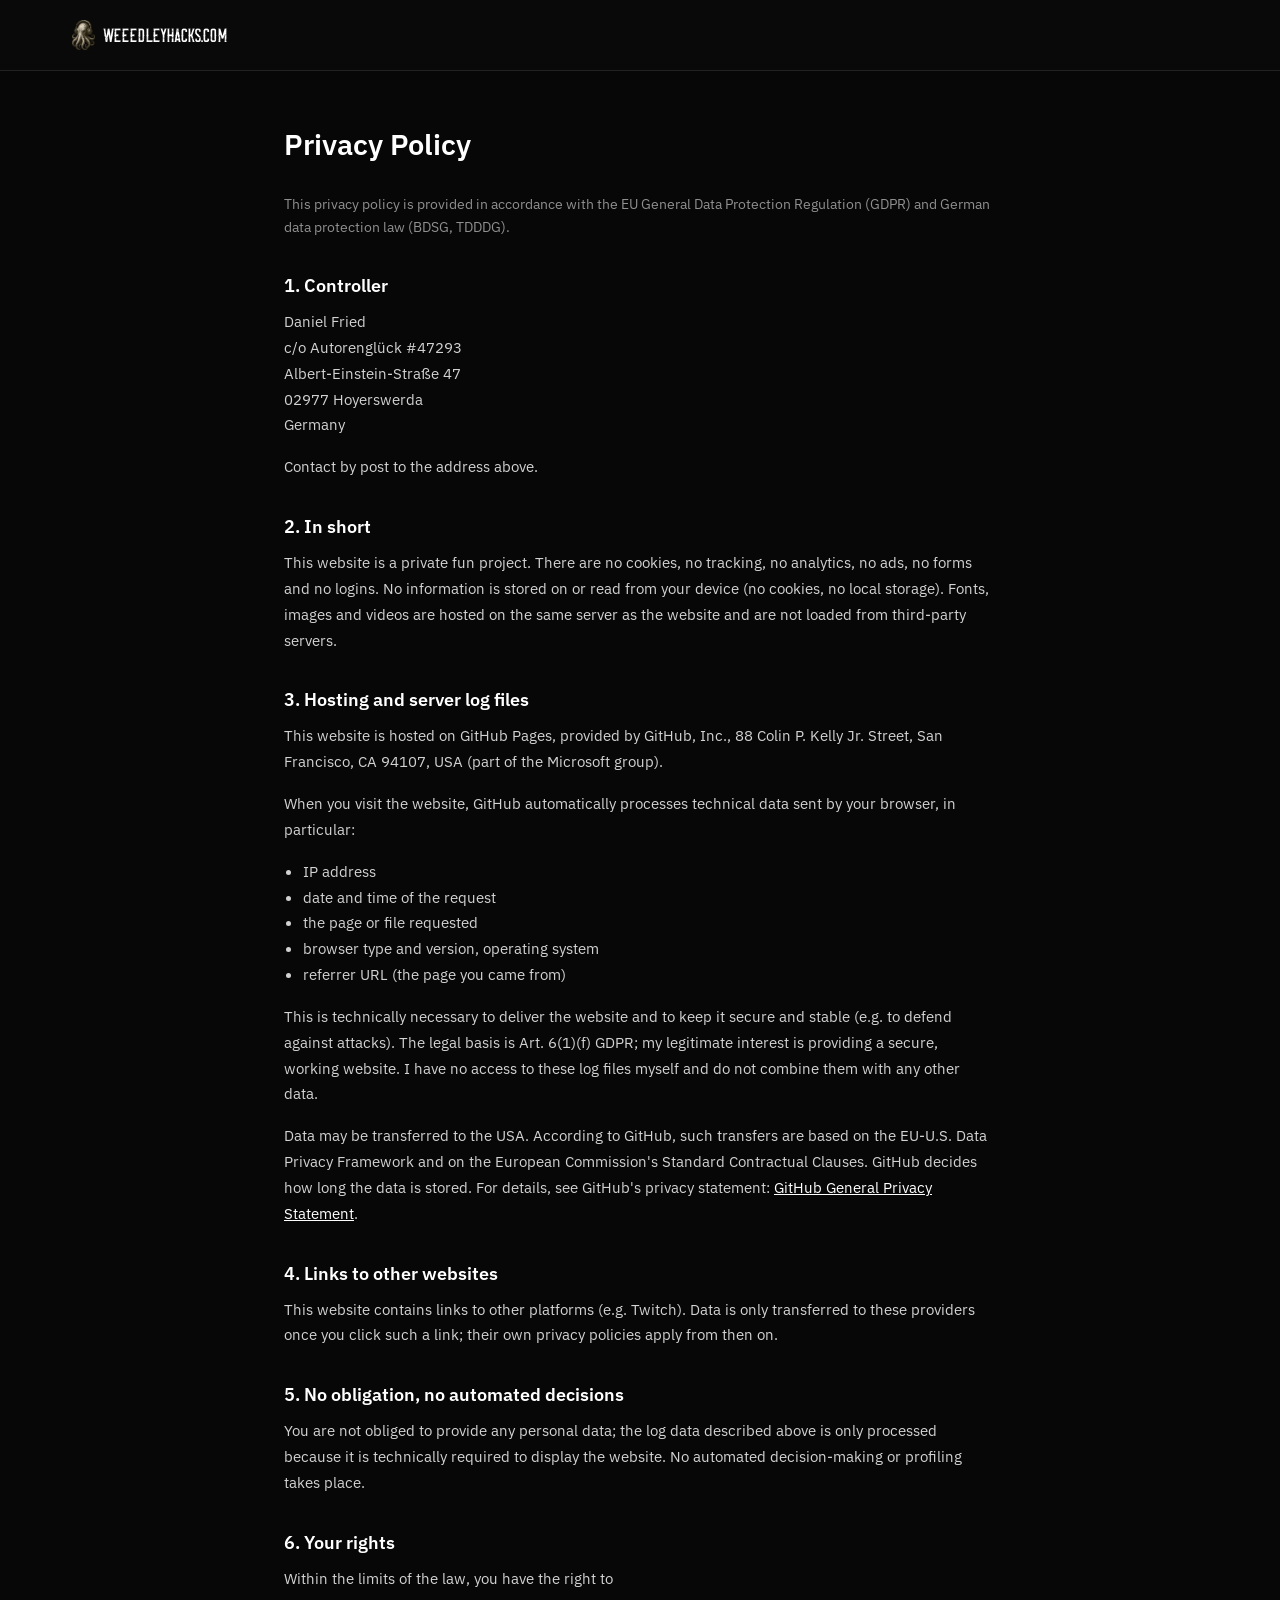
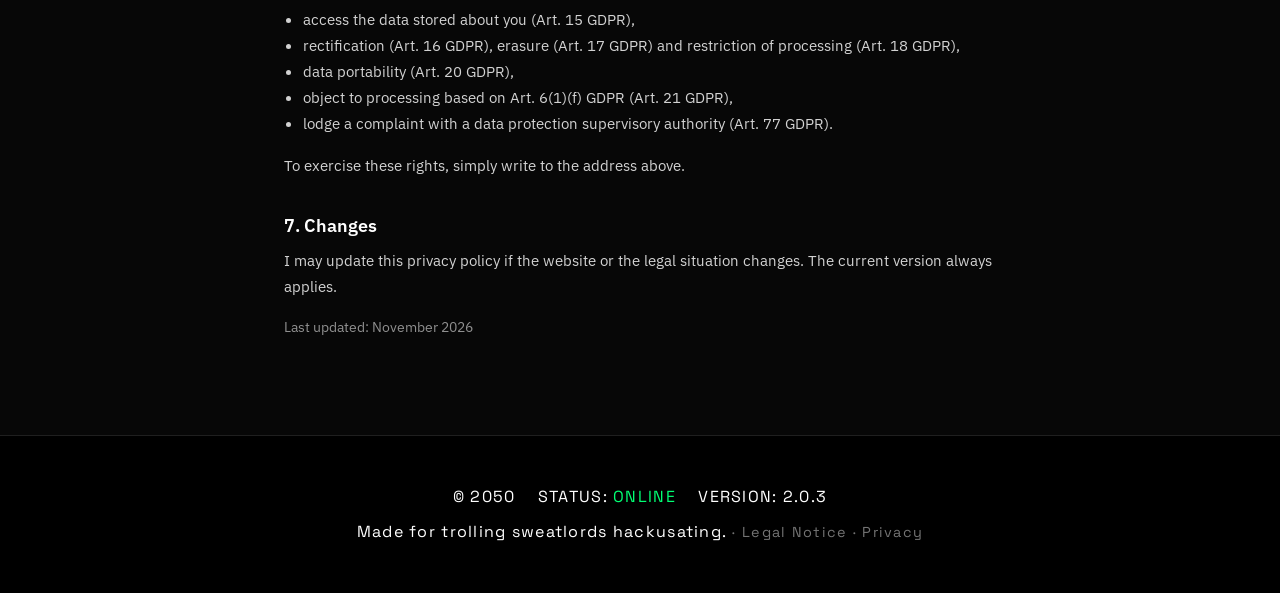
<file: privacy.html>
<!DOCTYPE html>
<html lang="en">
<head>
  <meta charset="UTF-8" />
  <meta name="viewport" content="width=device-width, initial-scale=1.0" />
  <title>Privacy Policy — weeedleyhacks</title>
  <meta name="robots" content="noindex, nofollow, noarchive" />

  <style>
    html, body { background-color: #070707; }

    body.legal-page .legal-main{
      max-width: 760px;
      margin: 0 auto;
      padding: 120px 24px 80px;
      font-family: 'IBM Plex Sans', sans-serif;
      font-size: .95rem;
      line-height: 1.7;
      color: rgba(255,255,255,.82);
    }
    body.legal-page .legal-main h1{
      font-family: 'IBM Plex Sans', sans-serif;
      font-size: 1.8rem;
      font-weight: 600;
      color: #fff;
      margin: 0 0 1.5rem;
    }
    body.legal-page .legal-main h2{
      font-family: 'IBM Plex Sans', sans-serif;
      font-size: 1.1rem;
      font-weight: 600;
      color: #fff;
      margin: 2rem 0 .5rem;
    }
    body.legal-page .legal-main p,
    body.legal-page .legal-main ul{ margin: 0 0 1rem; }
    body.legal-page .legal-main ul{ padding-left: 1.2rem; }
    body.legal-page .legal-main a{ color: #fff; }
    body.legal-page .legal-main .legal-small{ font-size: .85rem; color: rgba(255,255,255,.55); }
  </style>

  <link rel="icon" href="assets/images/icons/favicon.ico" />
  <link rel="apple-touch-icon" href="assets/images/icons/apple-touch-icon.png" />
  <link rel="stylesheet" href="assets/css/style.css" />
</head>

<body class="legal-page">

  <nav class="nav">
    <div class="nav-container">
      <div class="nav-left">
        <img src="assets/images/icons/weeedley_logo1.png" alt="" class="nav-logo" />
        <a href="index.html" class="logo">weeedleyhacks.com</a>
      </div>
    </div>
  </nav>

  <main class="legal-main">
    <h1>Privacy Policy</h1>

    <p class="legal-small">
      This privacy policy is provided in accordance with the EU General Data Protection Regulation (GDPR) and
      German data protection law (BDSG, TDDDG).
    </p>

    <h2>1. Controller</h2>
    <p class="legal-contact" data-c="WyJEYW5pZWwgRnJpZWQiLCAiYy9vIEF1dG9yZW5nbMO8Y2sgIzQ3MjkzIiwgIkFsYmVydC1FaW5zdGVpbi1TdHJhw59lIDQ3IiwgIjAyOTc3IEhveWVyc3dlcmRhIiwgIkdlcm1hbnkiXQ=="></p>
    <p>Contact by post to the address above.</p>

    <h2>2. In short</h2>
    <p>
      This website is a private fun project. There are no cookies, no tracking, no analytics, no ads,
      no forms and no logins. No information is stored on or read from your device (no cookies, no local storage).
      Fonts, images and videos are hosted on the same server as the website and are not loaded from
      third-party servers.
    </p>

    <h2>3. Hosting and server log files</h2>
    <p>
      This website is hosted on GitHub Pages, provided by GitHub, Inc., 88 Colin P. Kelly Jr. Street,
      San Francisco, CA 94107, USA (part of the Microsoft group).
    </p>
    <p>When you visit the website, GitHub automatically processes technical data sent by your browser, in particular:</p>
    <ul>
      <li>IP address</li>
      <li>date and time of the request</li>
      <li>the page or file requested</li>
      <li>browser type and version, operating system</li>
      <li>referrer URL (the page you came from)</li>
    </ul>
    <p>
      This is technically necessary to deliver the website and to keep it secure and stable
      (e.g. to defend against attacks). The legal basis is Art.&nbsp;6(1)(f) GDPR; my legitimate interest is
      providing a secure, working website. I have no access to these log files myself and do not combine
      them with any other data.
    </p>
    <p>
      Data may be transferred to the USA. According to GitHub, such transfers are based on the EU-U.S.
      Data Privacy Framework and on the European Commission's Standard Contractual Clauses. GitHub decides
      how long the data is stored. For details, see GitHub's privacy statement:
      <a href="https://docs.github.com/site-policy/privacy-policies/github-general-privacy-statement" target="_blank" rel="noopener noreferrer">GitHub General Privacy Statement</a>.
    </p>

    <h2>4. Links to other websites</h2>
    <p>
      This website contains links to other platforms (e.g. Twitch). Data is only transferred to these
      providers once you click such a link; their own privacy policies apply from then on.
    </p>

    <h2>5. No obligation, no automated decisions</h2>
    <p>
      You are not obliged to provide any personal data; the log data described above is only processed because
      it is technically required to display the website. No automated decision-making or profiling takes place.
    </p>

    <h2>6. Your rights</h2>
    <p>Within the limits of the law, you have the right to</p>
    <ul>
      <li>access the data stored about you (Art.&nbsp;15 GDPR),</li>
      <li>rectification (Art.&nbsp;16 GDPR), erasure (Art.&nbsp;17 GDPR) and restriction of processing (Art.&nbsp;18 GDPR),</li>
      <li>data portability (Art.&nbsp;20 GDPR),</li>
      <li>object to processing based on Art.&nbsp;6(1)(f) GDPR (Art.&nbsp;21 GDPR),</li>
      <li>lodge a complaint with a data protection supervisory authority (Art.&nbsp;77 GDPR).</li>
    </ul>
    <p>To exercise these rights, simply write to the address above.</p>

    <h2>7. Changes</h2>
    <p>I may update this privacy policy if the website or the legal situation changes. The current version always applies.</p>

    <p class="legal-small">Last updated: November 2026</p>
  </main>

  <footer class="footer"></footer>

  <script>
    // Name und Anschrift stehen nicht im Klartext im Quellcode (Schutz vor Suchmaschinen und Scrapern)
    document.querySelectorAll('.legal-contact').forEach(function (el) {
      try {
        var bytes = Uint8Array.from(atob(el.dataset.c), function (ch) { return ch.charCodeAt(0); });
        JSON.parse(new TextDecoder().decode(bytes)).forEach(function (line, i) {
          if (i) el.appendChild(document.createElement('br'));
          el.appendChild(document.createTextNode(line));
        });
      } catch (e) {}
    });
  </script>
  <script src="assets/js/script.js"></script>
</body>
</html>
</file>
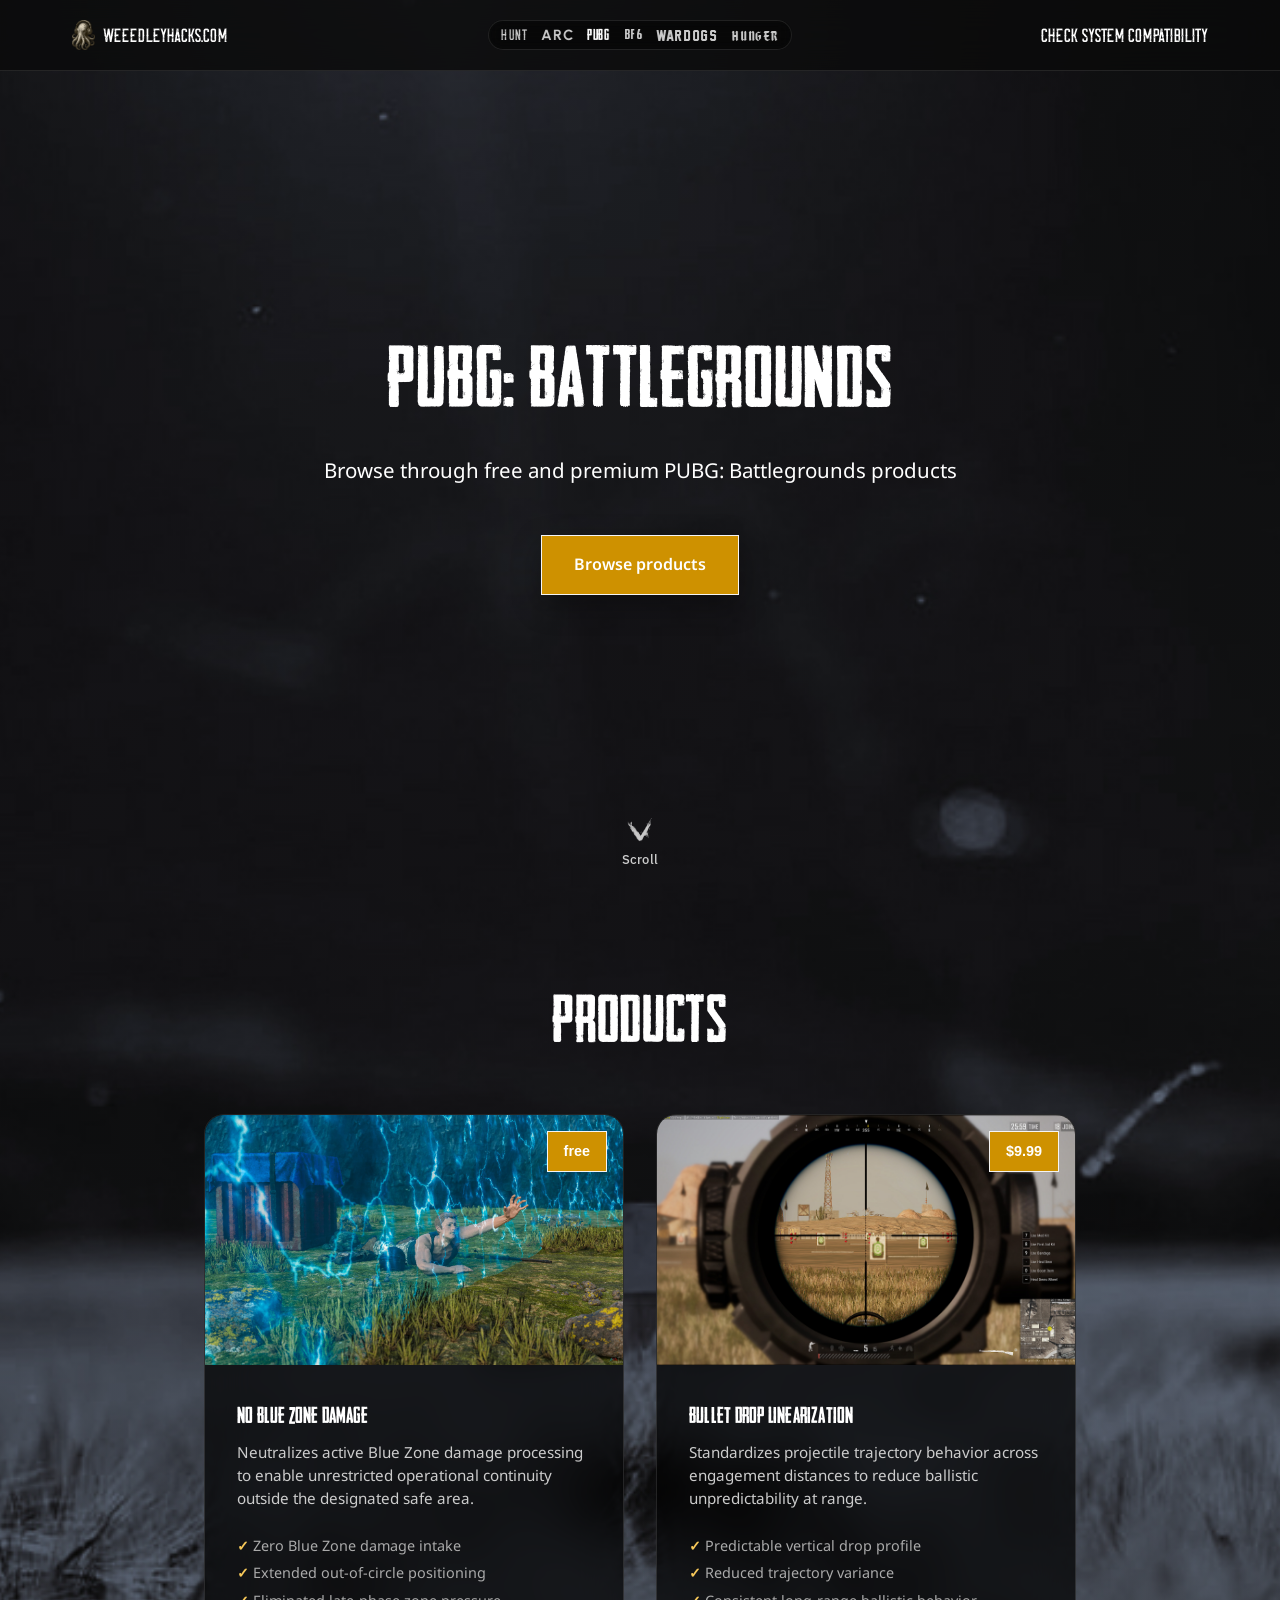
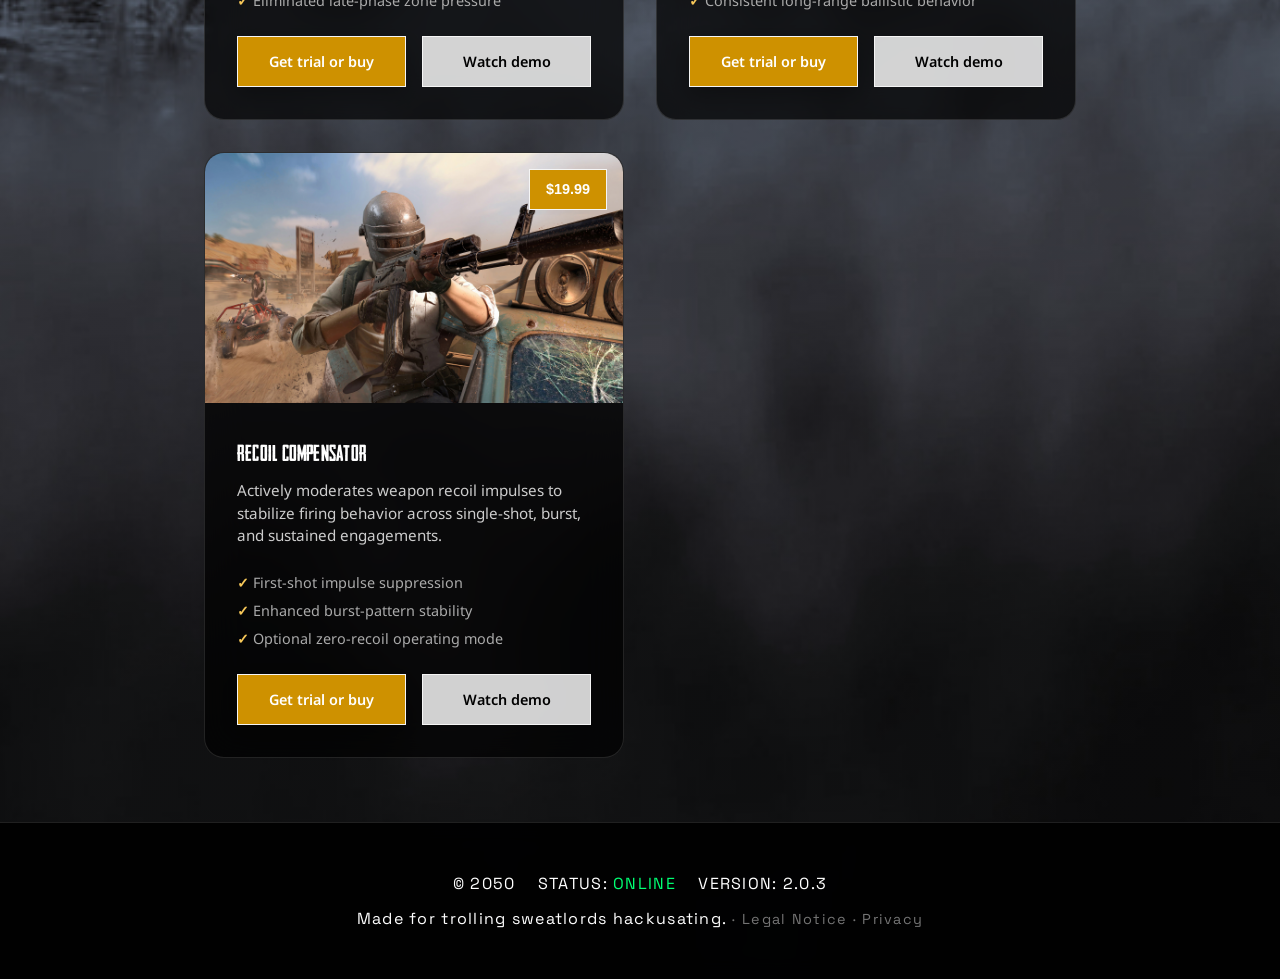
<file: pubg.html>
<!DOCTYPE html>
<html lang="en">
<head>
  <meta charset="UTF-8" />
  <meta name="viewport" content="width=device-width, initial-scale=1.0" />

  <title>PUBG: Battlegrounds — weeedleyhacks</title>
  <meta name="description" content="Browse through free and premium PUBG: Battlegrounds products" />
  <link rel="canonical" href="https://weeedleyhacks.com/pubg.html" />
  <meta property="og:type" content="website" />
  <meta property="og:site_name" content="weeedleyhacks.com" />
  <meta property="og:title" content="PUBG: Battlegrounds — weeedleyhacks" />
  <meta property="og:description" content="Browse through free and premium PUBG: Battlegrounds products" />
  <meta property="og:url" content="https://weeedleyhacks.com/pubg.html" />
  <meta property="og:image" content="https://weeedleyhacks.com/assets/images/icons/og-image.jpg" />
  <meta property="og:image:width" content="1200" />
  <meta property="og:image:height" content="630" />
  <meta name="twitter:card" content="summary_large_image" />

  <style>
    html, body { background-color: #070707; }
  </style>


  <link rel="preload" href="assets/fonts/Unfair%20Style2Rough.ttf" as="font" type="font/ttf" crossorigin />
  <link rel="preload" href="assets/fonts/Caudex-Regular.ttf" as="font" type="font/ttf" crossorigin />
  <link rel="preload" href="assets/fonts/CrimsonText-Italic.ttf" as="font" type="font/ttf" crossorigin />
  <link rel="preload" href="assets/fonts/HeadlinerNo45.ttf" as="font" type="font/ttf" crossorigin />

  <link rel="shortcut icon" href="assets/images/icons/favicon.ico" type="image/x-icon" />
  <link rel="apple-touch-icon" href="assets/images/icons/apple-touch-icon.png" />
  <link rel="stylesheet" href="assets/css/style.css" />
</head>

<body class="game-pubg">

  <nav class="nav">
    <div class="nav-container">
      <div class="nav-left">
        <img src="assets/images/icons/weeedley_logo1.png" alt="Weeedley Logo" class="nav-logo" />
        <a href="/" class="logo">weeedleyhacks.com</a>
      </div>

      <div class="nav-center" aria-label="Game shortcuts">
        <a class="nav-shortcut nav-shortcut-hunt" href="hunt.html">HUNT</a>
        <a class="nav-shortcut nav-shortcut-arc" href="arc.html">ARC</a>
        <a class="nav-shortcut nav-shortcut-pubg is-active" href="pubg.html" aria-current="page">PUBG</a>        
        <a class="nav-shortcut nav-shortcut-bf6" href="bf6.html">BF6</a>
        <a class="nav-shortcut nav-shortcut-wardogs" href="wardogs.html">WARDOGS</a>
        <a class="nav-shortcut nav-shortcut-hunger" href="hunger.html">HUNGER</a>
      </div>

      <ul class="nav-links">
        <li>
          <a href="#" id="compatibilityCheck">Check system compatibility</a>
        </li>
      </ul>
    </div>
  </nav>

  <video id="scanlines-video" autoplay loop muted playsinline>
    <source src="assets/videos/scanlines.mp4" type="video/mp4" />
  </video>


  <section class="hero" id="home">
    <div class="hero-content">
      <h1 class="hero-title" style="font-size: clamp(3rem, 6.5vw, 5.2rem); white-space: nowrap;">
        PUBG: Battlegrounds
      </h1>

      <p class="hero-subtitle" style="font-size: clamp(1rem, 1.6vw, 1.35rem); white-space: nowrap; max-width: 100%;">
        Browse through free and premium PUBG: Battlegrounds products
      </p>

      <div class="hero-buttons">
        <a href="#products" class="btn btn-primary">Browse products</a>
      </div>
    </div>

    <div class="scroll-indicator">
      <img src="assets/images/icons/arrow_down.png" alt="Scroll down" class="scroll-arrow" />
      <div class="scroll-text">Scroll</div>
    </div>
  </section>

  <section class="products-section" id="products">
    <div class="section-header">
      <h2 class="section-title">Products</h2>
    </div>
    <div class="products-grid" id="productsGrid"></div>
  </section>

  <div id="video-modal" class="video-modal">
    <div class="video-container">
      <video id="modal-video" playsinline></video>
    </div>
  </div>

  <footer class="footer">
    <p>Made for trolling salty players hackusating.</p>
  </footer>

  <script>
    window.WEEEDLEY_GAME = "pubg";
  </script>
  <script src="assets/js/games.js"></script>
  <script src="assets/js/script.js"></script>

</body>
</html>
</file>
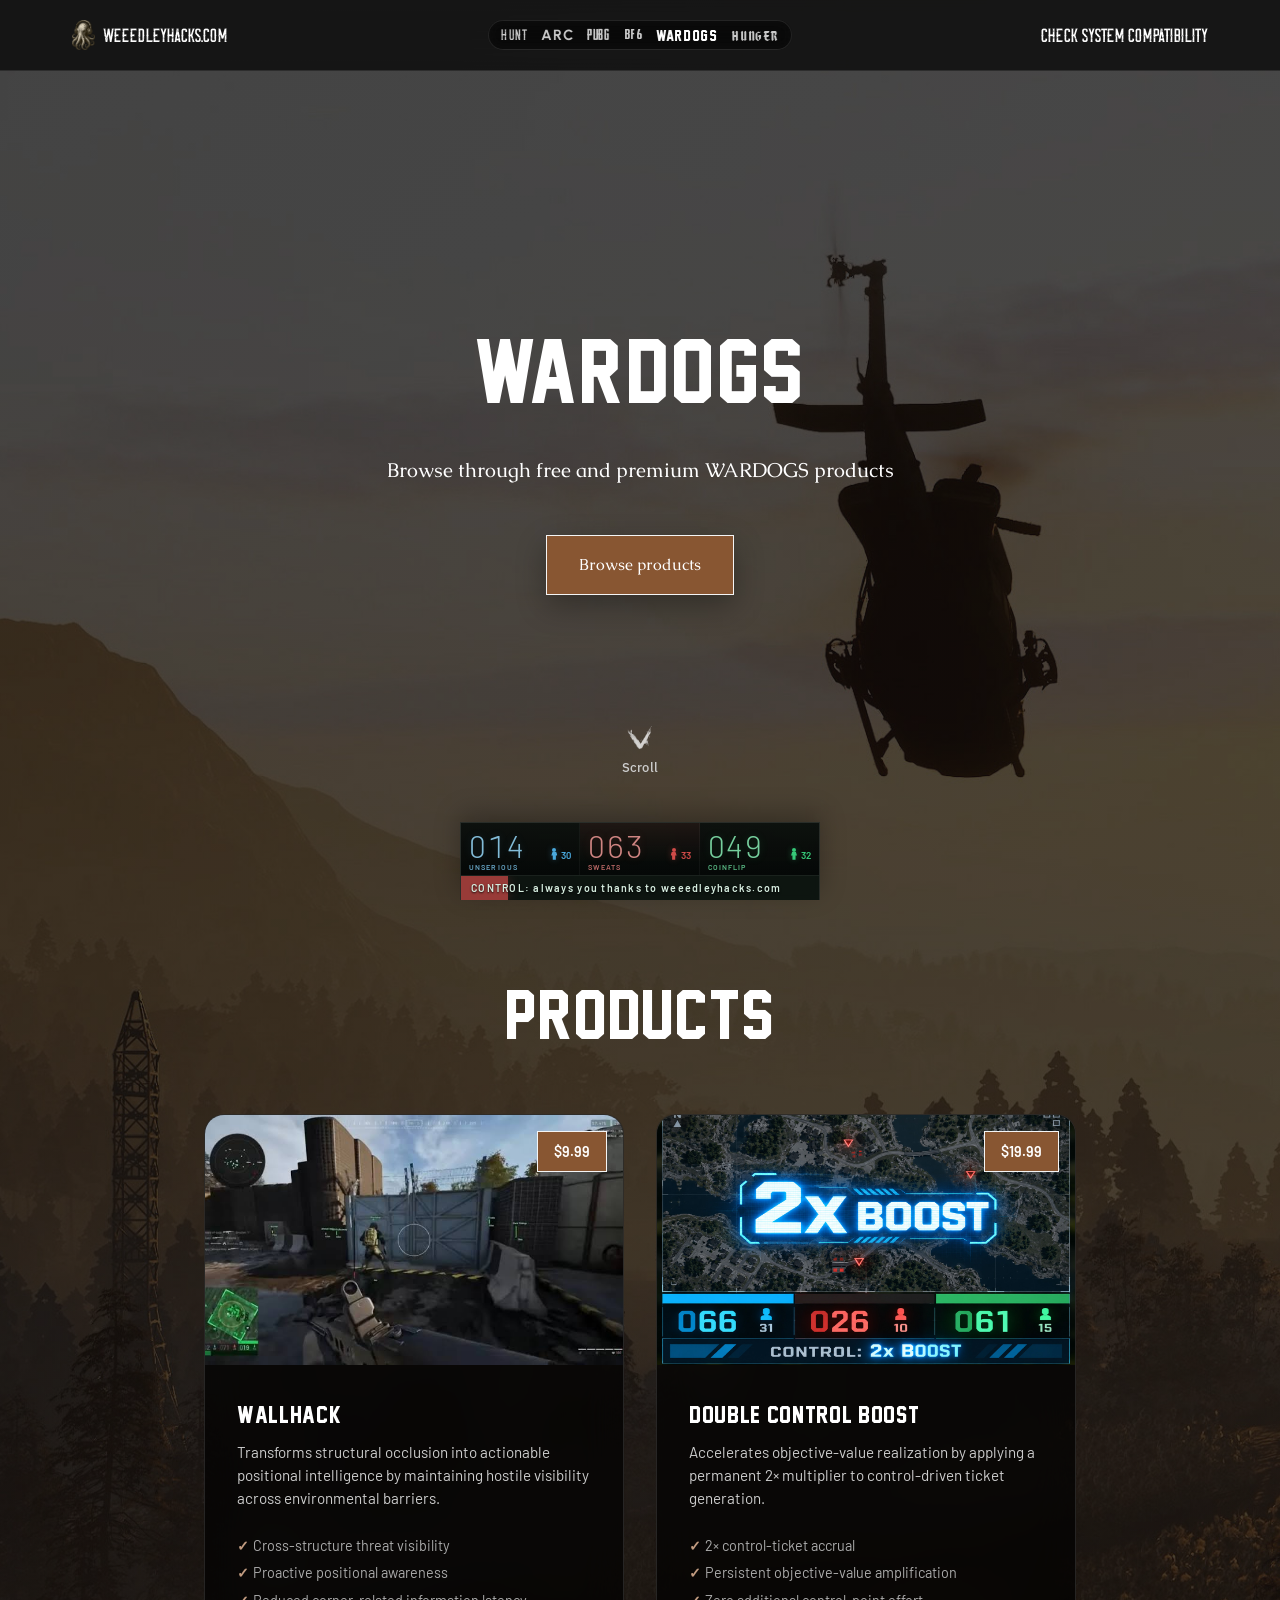
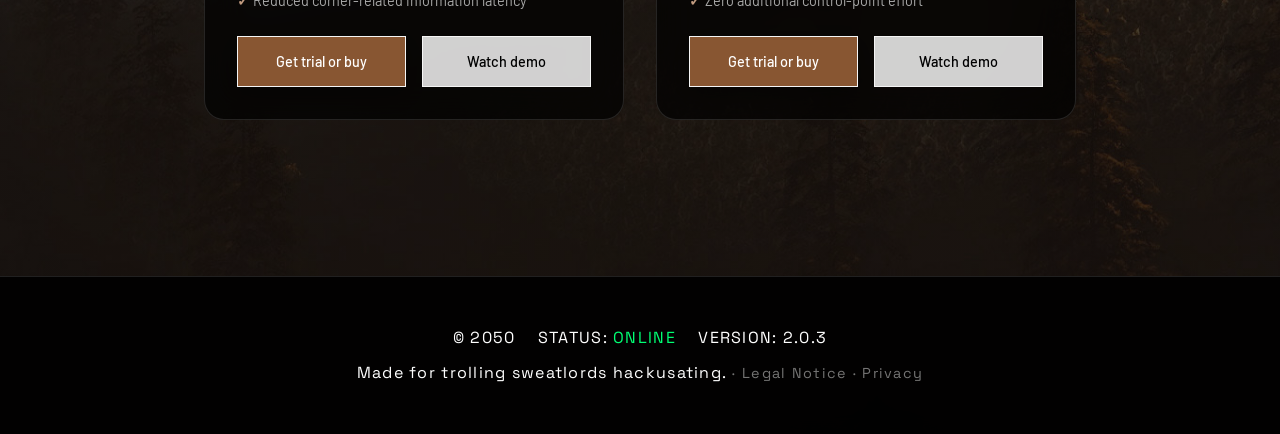
<file: wardogs.html>
<!DOCTYPE html>
<html lang="en">
<head>
  <meta charset="UTF-8" />
  <meta name="viewport" content="width=device-width, initial-scale=1.0" />

  <title>WARDOGS — weeedleyhacks</title>
  <meta name="description" content="Browse through free and premium WARDOGS products" />
  <link rel="canonical" href="https://weeedleyhacks.com/wardogs.html" />
  <meta property="og:type" content="website" />
  <meta property="og:site_name" content="weeedleyhacks.com" />
  <meta property="og:title" content="WARDOGS — weeedleyhacks" />
  <meta property="og:description" content="Browse through free and premium WARDOGS products" />
  <meta property="og:url" content="https://weeedleyhacks.com/wardogs.html" />
  <meta property="og:image" content="https://weeedleyhacks.com/assets/images/icons/og-image.jpg" />
  <meta property="og:image:width" content="1200" />
  <meta property="og:image:height" content="630" />
  <meta name="twitter:card" content="summary_large_image" />

  <style>
    html, body { background-color: #070707; }
  </style>


  <link rel="preload" href="assets/fonts/Jersey%20M54.ttf" as="font" type="font/ttf" crossorigin />
  <link rel="preload" href="assets/fonts/Caligra%20MN.ttf" as="font" type="font/ttf" crossorigin />

  <link rel="shortcut icon" href="assets/images/icons/favicon.ico" type="image/x-icon" />
  <link rel="apple-touch-icon" href="assets/images/icons/apple-touch-icon.png" />
  <link rel="stylesheet" href="assets/css/style.css" />
</head>

<body class="game-wardogs">

  <nav class="nav">
    <div class="nav-container">
      <div class="nav-left">
        <img src="assets/images/icons/weeedley_logo1.png" alt="Weeedley Logo" class="nav-logo" />
        <a href="/" class="logo">weeedleyhacks.com</a>
      </div>

      <div class="nav-center" aria-label="Game shortcuts">
        <a class="nav-shortcut nav-shortcut-hunt" href="hunt.html">HUNT</a>
        <a class="nav-shortcut nav-shortcut-arc" href="arc.html">ARC</a>
        <a class="nav-shortcut nav-shortcut-pubg" href="pubg.html">PUBG</a>
        <a class="nav-shortcut nav-shortcut-bf6" href="bf6.html">BF6</a>
        <a class="nav-shortcut nav-shortcut-wardogs is-active" href="wardogs.html" aria-current="page">WARDOGS</a>
        <a class="nav-shortcut nav-shortcut-hunger" href="hunger.html">HUNGER</a>
      </div>

      <ul class="nav-links">
        <li>
          <a href="#" id="compatibilityCheck">Check system compatibility</a>
        </li>
      </ul>
    </div>
  </nav>

  <video id="wardogs-static-video" autoplay loop muted playsinline preload="auto" aria-hidden="true">
    <source src="assets/videos/static.mp4" type="video/mp4" />
  </video>

  <section class="hero" id="home">
    <div class="hero-content">
      <h1 class="hero-title" style="font-size: clamp(3rem, 6.5vw, 5.2rem); white-space: nowrap;">
        WARDOGS
      </h1>

      <p class="hero-subtitle" style="font-size: clamp(1rem, 1.6vw, 1.35rem); white-space: nowrap; max-width: 100%;">
        Browse through free and premium WARDOGS products
      </p>

      <div class="hero-buttons">
        <a href="#products" class="btn btn-primary">Browse products</a>
      </div>
    </div>

    <div class="scroll-indicator">
      <img src="assets/images/icons/arrow_down.png" alt="Scroll down" class="scroll-arrow" />
      <div class="scroll-text">Scroll</div>
    </div>
  </section>

  <section class="products-section" id="products">
    <div class="section-header">
      <h2 class="section-title">Products</h2>
    </div>
    <div class="products-grid" id="productsGrid"></div>
  </section>

  <div id="video-modal" class="video-modal">
    <div class="video-container">
      <video id="modal-video" playsinline></video>
    </div>
  </div>

  <footer class="footer">
    <p>Made for trolling salty players hackusating.</p>
  </footer>

  <script>
    window.WEEEDLEY_GAME = "wardogs";
  </script>
  <script src="assets/js/games.js"></script>
  <script src="assets/js/script.js"></script>
  <script src="assets/js/wardogs-hud.js"></script>

</body>
</html>
</file>
<file: assets/css/style.css>
/* Lokale Schriften (vorher von Google Fonts geladen) */
@font-face{font-family:'IBM Plex Sans';font-style:normal;font-weight:500;font-display:block;src:url('../fonts/google/ibm-plex-sans-v23-latin-500.woff2') format('woff2');}
@font-face{font-family:'IBM Plex Sans';font-style:normal;font-weight:600;font-display:block;src:url('../fonts/google/ibm-plex-sans-v23-latin-600.woff2') format('woff2');}
@font-face{font-family:'IBM Plex Sans';font-style:normal;font-weight:700;font-display:block;src:url('../fonts/google/ibm-plex-sans-v23-latin-700.woff2') format('woff2');}
@font-face{font-family:'IBM Plex Sans';font-style:normal;font-weight:400;font-display:block;src:url('../fonts/google/ibm-plex-sans-v23-latin-regular.woff2') format('woff2');}
@font-face{font-family:'Source Serif 4';font-style:normal;font-weight:500;font-display:block;src:url('../fonts/google/source-serif-4-v15-latin-500.woff2') format('woff2');}
@font-face{font-family:'Source Serif 4';font-style:normal;font-weight:600;font-display:block;src:url('../fonts/google/source-serif-4-v15-latin-600.woff2') format('woff2');}
@font-face{font-family:'Source Serif 4';font-style:normal;font-weight:400;font-display:block;src:url('../fonts/google/source-serif-4-v15-latin-regular.woff2') format('woff2');}
@font-face{font-family:'Urbanist';font-style:normal;font-weight:500;font-display:swap;src:url('../fonts/google/urbanist-v18-latin-500.woff2') format('woff2');}
@font-face{font-family:'Urbanist';font-style:normal;font-weight:600;font-display:swap;src:url('../fonts/google/urbanist-v18-latin-600.woff2') format('woff2');}
@font-face{font-family:'Urbanist';font-style:normal;font-weight:700;font-display:swap;src:url('../fonts/google/urbanist-v18-latin-700.woff2') format('woff2');}
@font-face{font-family:'Urbanist';font-style:normal;font-weight:400;font-display:swap;src:url('../fonts/google/urbanist-v18-latin-regular.woff2') format('woff2');}
@font-face{font-family:'Barlow';font-style:normal;font-weight:300;font-display:swap;src:url('../fonts/google/barlow-v13-latin-300.woff2') format('woff2');}
@font-face{font-family:'Barlow';font-style:normal;font-weight:500;font-display:swap;src:url('../fonts/google/barlow-v13-latin-500.woff2') format('woff2');}
@font-face{font-family:'Barlow';font-style:normal;font-weight:600;font-display:swap;src:url('../fonts/google/barlow-v13-latin-600.woff2') format('woff2');}
@font-face{font-family:'Barlow';font-style:normal;font-weight:700;font-display:swap;src:url('../fonts/google/barlow-v13-latin-700.woff2') format('woff2');}
@font-face{font-family:'Barlow';font-style:normal;font-weight:400;font-display:swap;src:url('../fonts/google/barlow-v13-latin-regular.woff2') format('woff2');}
@font-face{font-family:'Noto Sans';font-style:normal;font-weight:300;font-display:swap;src:url('../fonts/google/noto-sans-v42-latin-300.woff2') format('woff2');}
@font-face{font-family:'Noto Sans';font-style:normal;font-weight:500;font-display:swap;src:url('../fonts/google/noto-sans-v42-latin-500.woff2') format('woff2');}
@font-face{font-family:'Noto Sans';font-style:normal;font-weight:600;font-display:swap;src:url('../fonts/google/noto-sans-v42-latin-600.woff2') format('woff2');}
@font-face{font-family:'Noto Sans';font-style:normal;font-weight:700;font-display:swap;src:url('../fonts/google/noto-sans-v42-latin-700.woff2') format('woff2');}
@font-face{font-family:'Noto Sans';font-style:normal;font-weight:400;font-display:swap;src:url('../fonts/google/noto-sans-v42-latin-regular.woff2') format('woff2');}
@font-face{font-family:'Space Grotesk';font-style:normal;font-weight:500;font-display:swap;src:url('../fonts/google/space-grotesk-v22-latin-500.woff2') format('woff2');}
@font-face{font-family:'Space Grotesk';font-style:normal;font-weight:600;font-display:swap;src:url('../fonts/google/space-grotesk-v22-latin-600.woff2') format('woff2');}
@font-face{font-family:'Space Grotesk';font-style:normal;font-weight:700;font-display:swap;src:url('../fonts/google/space-grotesk-v22-latin-700.woff2') format('woff2');}
@font-face{font-family:'Space Grotesk';font-style:normal;font-weight:400;font-display:swap;src:url('../fonts/google/space-grotesk-v22-latin-regular.woff2') format('woff2');}

@font-face {
  font-family: 'UnfairStyle';
  src: url('../fonts/Unfair Style2Rough.ttf') format('truetype');
  font-weight: 400;
  font-style: normal;
  font-display: block;
}
@font-face {
  font-family: 'CaudexRegular';
  src: url('../fonts/Caudex-Regular.ttf') format('truetype');
  font-weight: 400;
  font-style: normal;
  font-display: block;
}
@font-face {
  font-family: 'CrimsonItalic';
  src: url('../fonts/CrimsonText-Italic.ttf') format('truetype');
  font-weight: 400;
  font-style: italic;
  font-display: block;
}
@font-face {
  font-family: 'HeadlinerNo45';
  src: url('../fonts/HeadlinerNo45.ttf') format('truetype');
  font-weight: 400;
  font-style: normal;
  font-display: block;
}
@font-face {
  font-family: 'BFHeadline';
  src: url('../fonts/bf_headline.ttf') format('truetype');
  font-weight: 400;
  font-style: normal;
  font-display: block;
}
@font-face {
  font-family: 'BFMono';
  src: url('../fonts/bf_mono.ttf') format('truetype');
  font-weight: 400;
  font-style: normal;
  font-display: block;
}

@font-face {
  font-family: 'JerseyM54';
  src: url('../fonts/Jersey M54.ttf') format('truetype');
  font-weight: 400;
  font-style: normal;
  font-display: block;
}
@font-face {
  font-family: 'CaligraMN';
  src: url('../fonts/Caligra MN.ttf') format('truetype');
  font-weight: 400;
  font-style: normal;
  font-display: block;
}


:root{
  --game-primary:#a31621;
  --game-accent:#ff2a3a;
  --game-text:#fff;

  --accent: var(--game-accent);
  --bg-offset-y: 0px;

  --slogan-font: 'Space Grotesk', 'IBM Plex Sans', ui-sans-serif, system-ui, -apple-system, "Segoe UI", Roboto, Helvetica, Arial;
}


* { margin:0; padding:0; box-sizing:border-box; }
html { scroll-behavior:smooth; }
html, body { background-color:#070707; }

body{
  font-family:'Jost', sans-serif;
  color:#fff;
  overflow-x:hidden;
  line-height:1.6;
  position:relative;

  background-image: none;
  background-repeat: no-repeat;
  background-position: 50% top;
  background-size: cover;
}


body.game-hunt,
body.game-arc,
body.game-pubg,
body.game-bf6,
body.game-wardogs,
body.game-hunger{
  background-repeat: no-repeat, no-repeat;
  background-position:
    50% calc(var(--bg-offset-y) * 1),
    50% calc(var(--bg-offset-y) * 1);
  background-size: cover, cover;
}

body.game-hunt{
  background-image:
    linear-gradient(135deg, rgba(10,10,10,0.42) 0%, rgba(26,26,26,0.42) 100%),
    url('../images/backgrounds/bg_hunt.jpg');
}
body.game-arc{
  background-image:
    linear-gradient(135deg, rgba(10,10,10,0.42) 0%, rgba(26,26,26,0.42) 100%),
    url('../images/backgrounds/bg_arc.jpg');
}
body.game-pubg{
  background-image:
    linear-gradient(135deg, rgba(10,10,10,0.42) 0%, rgba(26,26,26,0.42) 100%),
    url('../images/backgrounds/bg_pubg.jpg');
}

body.game-bf6{
  background-image:
    linear-gradient(135deg, rgba(10,10,10,0.42) 0%, rgba(26,26,26,0.42) 100%),
    url('../images/backgrounds/bg_bf6.jpg');
}

body.game-wardogs{
  background-image:
    linear-gradient(135deg, rgba(10,10,10,0.42) 0%, rgba(26,26,26,0.42) 100%),
    url('../images/backgrounds/bg_wardogs.jpg');
}
body.game-hunger{
  background-image:
    linear-gradient(135deg, rgba(10,10,10,0.42) 0%, rgba(26,26,26,0.42) 100%),
    url('../images/backgrounds/bg_hunger.jpg');
}

@media (max-width: 768px){
  body.game-hunt,
  body.game-arc,
  body.game-pubg,
  body.game-bf6,
  body.game-wardogs,
  body.game-hunger{
    background-size: 165% auto, 165% auto;
    background-position:
      50% calc(var(--bg-offset-y) * 1),
      50% calc(var(--bg-offset-y) * 1);
  }
}


::-webkit-scrollbar { width: 8px; }
::-webkit-scrollbar-track { background: #1a1a1a; }
::-webkit-scrollbar-thumb { background: var(--accent); border-radius: 4px; }
::-webkit-scrollbar-thumb:hover { background: color-mix(in srgb, var(--accent) 85%, white); }


.nav{
  position:fixed; top:0; left:0; right:0; z-index:1000;
  backdrop-filter:blur(20px); -webkit-backdrop-filter:blur(20px);
  background:rgba(10,10,10,0.8);
  border-bottom:1px solid rgba(255,255,255,.1);
  transition:all .3s ease;
}

.nav-container{
  max-width:1200px;
  margin:0 auto;
  padding:0 2rem;
  height:70px;
  display:flex;
  align-items:center;
  justify-content:space-between;
  position: relative;
}

.nav-left{ display:flex; align-items:center; gap:.5rem; }
.nav-logo{ height:30px; width:auto; }

.logo{
  font-family:'UnfairStyle', sans-serif;
  font-size:1.2rem; color:#fff; text-decoration:none; transition:color .2s ease;
}
.logo:hover{ color:var(--accent) !important; }

.nav-links{ display:flex; gap:2rem; list-style:none; }
.nav-links a{
  font-family:'UnfairStyle', sans-serif;
  font-size:1.2rem; color:#fff; text-decoration:none; transition:color .2s ease; position:relative;
}
.nav-links a:hover{ color:var(--accent) !important; }
.nav-links a::after{
  content:''; position:absolute; bottom:-5px; left:0; width:0; height:2px; background:#fff; transition:width .3s ease;
}
.nav-links a:hover::after{ width:100%; }

.nav-center{
  position: absolute;
  left: 50%;
  transform: translateX(-50%);
  display: flex;
  align-items: center;
  gap: 14px;

  padding: 6px 12px;
  border-radius: 999px;
  background: rgba(0,0,0,0.28);
  border: 1px solid rgba(255,255,255,0.10);
  backdrop-filter: blur(8px);
  -webkit-backdrop-filter: blur(8px);
}

.nav-shortcut{
  text-decoration: none;
  color: rgba(255,255,255,0.86);
  font-size: 0.95rem;
  line-height: 1;
  display: inline-flex;
  align-items: center;
  white-space: nowrap;
  opacity: 0.92;
  letter-spacing: 0.04em;
  transition: color .18s ease, opacity .18s ease, transform .18s ease;
}

.nav-shortcut:hover{
  color: #fff;
  opacity: 1;
  transform: translateY(-1px);
}
.nav-shortcut.is-active{
  color: #fff;
  opacity: 1;
}


.nav-shortcut-hunt{
  font-family:'UnfairStyle', sans-serif;
  font-size:0.95rem;
  position:relative;
  top:0;
}
.nav-shortcut-arc{
  font-family:'Urbanist', sans-serif;
  font-size:0.92rem;
  font-weight:700;
  position:relative;
  top:0;
}
.nav-shortcut-pubg{
  font-family:'HeadlinerNo45', sans-serif;
  font-size:0.92rem;
  position:relative;
  top:-1px;
}
.nav-shortcut-bf6{
  font-family:'BFHeadline', sans-serif;
  font-size:0.91rem;
  position:relative;
  top:-2px;
}
.nav-shortcut-wardogs{
  font-family:'JerseyM54', sans-serif;
  font-size:0.89rem;
  position:relative;
  top:1px;
}
.nav-shortcut-hunger{
  font-family:'CaligraMN', serif;
  font-size:0.94rem;
  position:relative;
  top:2px;
}

@media (max-width: 900px){
  .nav-container{
    height: auto;
    padding: 10px 1rem;
    flex-wrap: wrap;
    gap: 10px;
  }

  .nav-center{
    position: static;
    transform: none;
    order: 2;
    width: 100%;
    justify-content: center;
  }

  .nav-links{
    order: 3;
    width: 100%;
    justify-content: center;
  }

  .nav-left{
    order: 1;
    width: 100%;
    justify-content: center;
  }
}


.hero{ min-height:100vh; display:flex; align-items:center; justify-content:center; position:relative; overflow:hidden; }
.hero-content{ text-align:center; max-width:800px; padding:0 2rem; z-index:10; position:relative; }

.hero-title{
  font-family:'UnfairStyle', sans-serif;
  font-size:clamp(3.9rem, 10.4vw, 7.8rem);
  margin-bottom:1rem; color:#fff; font-weight:normal;
  animation:slideInUp 1s ease-out;
}
.hero-subtitle{
  font-family:'CaudexRegular', serif;
  font-size:clamp(1.2rem, 3vw, 1.8rem);
  margin-bottom:3rem; color:#fff; font-weight:300;
  animation:slideInUp 1s ease-out .2s both;
}

.hero-buttons{ display:flex; gap:1.5rem; justify-content:center; flex-wrap:wrap; animation:slideInUp 1s ease-out .4s both; }

.btn{
  padding:1rem 2rem; border:1px solid #f5f5f5; border-radius:0;
  font-size:1rem; font-weight:500; text-decoration:none; transition:all .25s ease;
  cursor:pointer; position:relative; overflow:hidden; backdrop-filter:blur(10px);
  display:inline-flex; align-items:center; justify-content:center; min-width:180px; white-space:nowrap;
}
.btn-primary{
  font-family:'CaudexRegular', serif;
  background: color-mix(in srgb, var(--accent) 85%, black);
  color:#fff;
  box-shadow:0 10px 30px rgba(0,0,0,.3);
}
.btn-primary:hover{ transform:translateY(-3px); box-shadow:0 15px 40px rgba(0,0,0,.4); }



.products-section{ padding:4rem 2rem; max-width:1400px; margin:0 auto; }
.section-header{ text-align:center; margin-bottom:3rem; }

.section-title{
  font-family:'UnfairStyle', sans-serif;
  font-size:clamp(2.5rem, 6vw, 4rem);
  margin-bottom:1rem; color:#fff; font-weight:normal;
}

.products-grid{ display:grid; grid-template-columns:repeat(auto-fit, minmax(350px, 420px)); justify-content:center; gap:2rem; }

.product-card{
  background:rgba(0, 0, 0, 0.7);
  backdrop-filter:blur(20px); -webkit-backdrop-filter:blur(20px);
  border:1px solid rgba(255,255,255,.12);
  border-radius:20px; overflow:hidden;
  transition:all .4s cubic-bezier(.4,0,.2,1); cursor:pointer; position:relative;
}
.product-card:hover{ transform:translateY(-8px); box-shadow:0 25px 50px rgba(0,0,0,.35); border-color: color-mix(in srgb, var(--accent) 45%, transparent); }

.product-image{ position:relative; height:250px; overflow:hidden; }
.product-image img{ width:100%; height:100%; object-fit:cover; transition:transform .4s ease; }
.product-card:hover .product-image img{ transform:scale(1.1); }

.product-price{
  position:absolute; top:1rem; right:1rem;
  background: color-mix(in srgb, var(--accent) 85%, black);
  color:#fff;
  padding:.5rem 1rem; border-radius:0;
  border:1px solid #f5f5f5; font-weight:600; font-size:.9rem;
  backdrop-filter:blur(10px);
}

.product-content{ padding:2rem; position:relative; z-index:10; }

.product-title{
  font-family:'CaudexRegular', serif;
  font-size:1.4rem; font-weight:600; margin-bottom:.5rem; color:#fff; transition:color .2s ease;
}
.product-card:hover .product-title,
.product-title:hover{ color:var(--accent) !important; }

.product-description{
  font-family:'CrimsonItalic', serif;
  color:#cccccc; font-size:.95rem; margin-bottom:1.5rem; line-height:1.5;
}

.product-features{ list-style:none; margin-bottom:1.5rem; font-family:'CrimsonItalic', serif; }
.product-features li{ color:#aaaaaa; font-size:.9rem; margin-bottom:.3rem; position:relative; padding-left:1rem; }
.product-features li::before{ content:'✓'; position:absolute; left:0; color: color-mix(in srgb, var(--accent) 65%, white); font-weight:bold; }

.product-buttons{ display:flex; gap:1rem; flex-wrap:wrap; }
.product-btn{
  padding:.8rem 1.5rem; border:1px solid #f5f5f5; border-radius:0; font-size:.9rem; font-weight:500;
  text-decoration:none; transition:all .3s ease; cursor:pointer; position:relative; overflow:hidden; flex:1; text-align:center; min-width:150px;
  display:inline-flex; align-items:center; justify-content:center; white-space:nowrap;
}

.product-btn-primary{
  font-family:'CaudexRegular', serif;
  background: color-mix(in srgb, var(--accent) 85%, black);
  color:#fff;
  box-shadow:0 8px 25px rgba(0,0,0,.3);
}
.product-btn-primary:hover{ transform:translateY(-2px); box-shadow:0 12px 35px rgba(0,0,0,.4); }

.product-btn-secondary{ font-family:'CaudexRegular', serif; background:rgba(245,245,245,.85); color:#000; }
.product-btn-secondary:hover{ background:rgba(245,245,245,.95); transform:translateY(-2px); }


body.game-arc .hero-title{ font-family:'Urbanist', sans-serif; font-weight:700; letter-spacing:0.01em; }
body.game-arc .hero-subtitle{ font-family:'Barlow', sans-serif; font-weight:400; font-style:normal; }
body.game-arc .btn-primary,
body.game-arc .product-btn-primary,
body.game-arc .product-btn-secondary{ font-family:'Urbanist', sans-serif; font-weight:600; letter-spacing:0.01em; }
body.game-arc .section-title{ font-family:'Urbanist', sans-serif; font-weight:700; letter-spacing:0.01em; }
body.game-arc .product-title{ font-family:'Urbanist', sans-serif; font-weight:700; letter-spacing:0.01em; }
body.game-arc .product-description,
body.game-arc .product-features{ font-family:'Barlow', sans-serif; font-style:normal; }


body.game-pubg .hero-title{ font-family:'HeadlinerNo45', sans-serif; font-weight:400; letter-spacing:0.01em; }
body.game-pubg .hero-subtitle{ font-family:'Noto Sans', sans-serif; font-weight:400; font-style:normal; }
body.game-pubg .btn-primary,
body.game-pubg .product-btn-primary,
body.game-pubg .product-btn-secondary{ font-family:'Noto Sans', sans-serif; font-weight:600; }
body.game-pubg .section-title{ font-family:'HeadlinerNo45', sans-serif; font-weight:400; letter-spacing:0.01em; }
body.game-pubg .product-title{ font-family:'HeadlinerNo45', sans-serif; font-weight:400; letter-spacing:0.01em; }
body.game-pubg .product-description,
body.game-pubg .product-features{ font-family:'Noto Sans', sans-serif; font-style:normal; }


body.game-bf6 .hero-title{
  font-family:'BFHeadline', sans-serif;
  font-weight:400;
  letter-spacing:0.02em;
}
body.game-bf6 .hero-subtitle{
  font-family:'BFMono', ui-monospace, SFMono-Regular, Menlo, Monaco, Consolas, "Liberation Mono", "Courier New", monospace;
  font-weight:400;
  font-style:normal;
}
body.game-bf6 .btn-primary,
body.game-bf6 .product-btn-primary,
body.game-bf6 .product-btn-secondary{
  font-family:'BFMono', ui-monospace, SFMono-Regular, Menlo, Monaco, Consolas, "Liberation Mono", "Courier New", monospace;
  font-weight:600;
  letter-spacing:0.01em;
}
body.game-bf6 .section-title{
  font-family:'BFHeadline', sans-serif;
  font-weight:400;
  letter-spacing:0.02em;
}
body.game-bf6 .product-title{
  font-family:'BFHeadline', sans-serif;
  font-weight:400;
  letter-spacing:0.02em;
}
body.game-bf6 .product-description,
body.game-bf6 .product-features{
  font-family:'BFMono', ui-monospace, SFMono-Regular, Menlo, Monaco, Consolas, "Liberation Mono", "Courier New", monospace;
  font-style:normal;
}
body.game-bf6 .product-price{
  font-family:'BFMono', ui-monospace, SFMono-Regular, Menlo, Monaco, Consolas, "Liberation Mono", "Courier New", monospace;
  font-weight:600;
}
body.game-bf6 .scroll-text{
  font-family:'BFMono', ui-monospace, SFMono-Regular, Menlo, Monaco, Consolas, "Liberation Mono", "Courier New", monospace;
  font-style:normal;
}



body.game-wardogs{
  font-family:'Barlow', sans-serif;
}
body.game-wardogs .hero-title,
body.game-wardogs .section-title,
body.game-wardogs .product-title{
  font-family:'JerseyM54', sans-serif;
  font-weight:400;
  letter-spacing:0.03em;
}

body.game-wardogs .product-description,
body.game-wardogs .product-features{
  font-family:'Barlow', sans-serif;
  font-style:normal;
}
body.game-wardogs .product-price,
body.game-wardogs .product-btn-primary,
body.game-wardogs .product-btn-secondary{
  font-family:'Barlow', sans-serif;
}


body.game-hunger{
  font-family:'CaudexRegular', Georgia, serif;
}
body.game-hunger .hero-title,
body.game-hunger .section-title,
body.game-hunger .product-title{
  font-family:'CaligraMN', Georgia, serif;
  font-weight:400;
  letter-spacing:0.05em;
}
body.game-hunger .product-description,
body.game-hunger .product-features{
  font-family:'CaudexRegular', Georgia, serif;
  font-style:normal;
}
body.game-hunger .product-price,
body.game-hunger .product-btn-primary,
body.game-hunger .product-btn-secondary{
  font-family:'CaudexRegular', Georgia, serif;
}


body.game-bf6 .hero-title{
  font-size: clamp(3rem, 6.5vw, 5.2rem);
  white-space: nowrap;
}

body.game-bf6 .hero-subtitle{
  font-size: clamp(1rem, 1.6vw, 1.35rem);
  white-space: nowrap;
  max-width: 100%;
}


body.game-bf6 .glitch{
  position: relative;
  display: inline-block;
  will-change: clip-path, transform, filter;
}

body.game-bf6 .glitch::before,
body.game-bf6 .glitch::after{
  content: attr(data-text);
  position: absolute;
  left: 0;
  top: 0;
  width: 100%;
  pointer-events: none;
  user-select: none;
  opacity: 0;
}

body.game-bf6 .glitch::before{
  transform: translateX(-1.5px);
  filter: drop-shadow(1px 0 0 rgba(0, 255, 255, 0.85));
}

body.game-bf6 .glitch::after{
  transform: translateX(1.5px);
  filter: drop-shadow(-1px 0 0 rgba(255, 60, 160, 0.75));
}


body.game-bf6 .glitch{ animation: bf6-glitch-main 7s infinite; }
body.game-bf6 .glitch::before{ animation: bf6-glitch-slice-a 7s infinite; }
body.game-bf6 .glitch::after{ animation: bf6-glitch-slice-b 7s infinite; }

@keyframes bf6-glitch-main{
  0%, 86%, 100%{ text-shadow:none; filter:none; }
  88%{ filter: contrast(1.15) saturate(1.1); }
  89%{ filter:none; }
  92%{ filter: contrast(1.2); }
  93%{ filter:none; }
}

@keyframes bf6-glitch-slice-a{
  0%, 86%, 100%{ opacity:0; clip-path: inset(0 0 100% 0); }
  87%{ opacity:.85; clip-path: inset(12% 0 74% 0); }
  88%{ opacity:.75; clip-path: inset(42% 0 44% 0); }
  89%{ opacity:0; clip-path: inset(0 0 100% 0); }
  92%{ opacity:.7; clip-path: inset(8% 0 82% 0); }
  93%{ opacity:0; clip-path: inset(0 0 100% 0); }
}

@keyframes bf6-glitch-slice-b{
  0%, 86%, 100%{ opacity:0; clip-path: inset(0 0 100% 0); transform: translateX(1.5px); }
  87%{ opacity:.8; clip-path: inset(70% 0 16% 0); transform: translateX(2.5px); }
  88%{ opacity:.65; clip-path: inset(55% 0 30% 0); transform: translateX(.5px); }
  89%{ opacity:0; clip-path: inset(0 0 100% 0); transform: translateX(1.5px); }
  92%{ opacity:.65; clip-path: inset(62% 0 22% 0); transform: translateX(3px); }
  93%{ opacity:0; clip-path: inset(0 0 100% 0); transform: translateX(1.5px); }
}

@media (prefers-reduced-motion: reduce){
  body.game-bf6 .glitch,
  body.game-bf6 .glitch::before,
  body.game-bf6 .glitch::after{
    animation: none !important;
    opacity: 0 !important;
    filter: none !important;
    transform: none !important;
    clip-path: none !important;
  }
}


.scroll-indicator{ position:absolute; bottom:30px; left:50%; transform:translateX(-50%); color:#ccc; animation:bounce 2s infinite; text-align:center; z-index:10; }
.scroll-arrow{ display:block; margin:0 auto .5rem; width:24px; height:24px; opacity:.8; }
.scroll-text{ font-family:'CrimsonItalic', serif; font-size:.8rem; margin-top:.5rem; }
@keyframes bounce{
  0%,20%,50%,80%,100%{ transform:translateX(-50%) translateY(0); }
  40%{ transform:translateX(-50%) translateY(-10px); }
  60%{ transform:translateX(-50%) translateY(-5px); }
}


.footer{
  font-family: var(--slogan-font);
  padding:3rem 2rem; text-align:center;
  background:rgba(0,0,0,0.9);
  backdrop-filter:blur(10px);
  border-top:1px solid rgba(255,255,255,.12);
}
.footer a{ color: color-mix(in srgb, var(--accent) 70%, white); text-decoration:none; transition:color .2s ease; }
.footer a:hover{ color:var(--accent) !important; }

.footer-meta{
  display: flex;
  justify-content: center;
  align-items: center;
  gap: 1.4rem;
  letter-spacing: 0.08em;

  flex-wrap: wrap;
  row-gap: 0.6rem;
}

.footer-meta #footer-note{
  flex: 0 0 100%;
  width: 100%; 
  text-align: center;
  order: 99;
}

.footer-meta .footer-legal{
  font-size:.9em;
  opacity:.45;
}
.footer-meta .footer-legal a{
  color:inherit !important;
  text-decoration:none;
}
.footer-meta .footer-legal a:hover{ text-decoration:underline; }

.footer-meta .status-online{
  color: #00ff73 !important;
}



@keyframes slideInUp{ from{opacity:0; transform:translateY(50px);} to{opacity:1; transform:translateY(0);} }


@media (max-width:768px){
  .hero-content{ padding:0 1rem; }
  .hero-buttons{ flex-direction:column; align-items:center; }
  .btn{ width:100%; max-width:300px; }
  .products-section{ padding:2rem 1rem; }
  .products-grid{ grid-template-columns:1fr; gap:1.5rem; }
  .product-buttons{ flex-direction:column; }
  .product-btn{ flex:none; }
}


#grain-video{
  position:fixed;
  top:0; left:0;
  width:100%; height:100%;
  object-fit:cover;
  z-index:6;
  pointer-events:none;
  mix-blend-mode:overlay;
  opacity:1;
}

#lightleaks-video{
  position:fixed;
  top:0; left:0;
  width:100%; height:100%;
  object-fit:cover;
  z-index:6;
  pointer-events:none;
  mix-blend-mode:screen;
  opacity:1;
}

#scanlines-video{
  position:fixed;
  top:0; left:0;
  width:100%; height:100%;
  object-fit:cover;
  z-index:6;
  pointer-events:none;
  mix-blend-mode:overlay;
  opacity:1;
}

#lensflares-video{
  position:fixed;
  top:0; left:0;
  width:100%; height:100%;
  object-fit:cover;
  z-index:6;
  pointer-events:none;
  mix-blend-mode:screen;
  opacity:1;
}


#hunger-fog-video{
  position:fixed;
  inset:0;
  width:100%;
  height:100%;
  object-fit:cover;
  z-index:6;
  pointer-events:none;
  mix-blend-mode:screen;
  opacity:.6;
}

#wardogs-static-video{
  position:fixed;
  inset:0;
  width:100%;
  height:100%;
  object-fit:cover;
  z-index:6;
  pointer-events:none;
  mix-blend-mode:overlay;
  opacity:.03;
}

@media (max-width:768px){
  #hunger-fog-video{
    opacity:.24;
  }
}



.hero,
.products-section,
.footer{
  position: relative;
  z-index: 5;
}


.video-modal{
  position: fixed;
  inset: 0;
  width: 100%;
  height: 100dvh;

  display: none;
  align-items: center;
  justify-content: center;

  background: rgba(0,0,0,0.9);
  z-index: 20000;
}

.video-modal.active{
  display: flex;
}

.video-container{
  max-width: 90vw;
  max-height: 90vh;
  display: flex;
  align-items: center;
  justify-content: center;
}

#modal-video{
  max-width: 100%;
  max-height: 100%;
}


.logo:hover,
.nav-links a:hover,
.product-title:hover,
.footer a:hover {
  color: var(--accent) !important;
  mix-blend-mode: normal !important;
}


body.landing{
  background-image:none !important;
  background-color:#070707 !important;
  min-height:100vh;
  overflow-x:hidden;
  font-family:var(--slogan-font);
  display:flex;
  flex-direction:column;
  position:relative;
  isolation:isolate;
}

body.landing #matrix-canvas{
  position:fixed;
  inset:0;
  width:100%;
  height:100%;
  z-index:0;
  pointer-events:none;
  opacity:1;
  filter:contrast(1.18) brightness(1.12);
}

body.landing #grain-video{
  display:none !important;
}

:root{
  --landing-tile-w:clamp(170px, 12vw, 220px);
  --landing-gap:clamp(22px, 3.5vw, 90px);
  --landing-hero-gap:clamp(42px, 4.8vw, 82px);
}

body.landing .landing-main{
  flex:1;
  position:relative;
  z-index:2;
  display:flex;
  flex-direction:column;
  justify-content:center;
  align-items:center;
  text-align:center;
  padding:120px 24px 56px;
  width:min(1050px, 100%);
  margin:0 auto;
}

body.landing .landing-hero{
  margin-bottom:var(--landing-hero-gap);
}

body.landing .landing-title{
  margin:0;
  text-transform:none;
  font-size:clamp(28px, 3.4vw, 48px);
  font-weight:600;
  letter-spacing:.01em;
  text-shadow:0 10px 30px rgba(0,0,0,.55);
}

body.landing .landing-games{
  display:grid;
  grid-template-columns:repeat(auto-fit, minmax(var(--landing-tile-w), 1fr));
  gap:var(--landing-gap);
  justify-content:center;
  align-items:center;
  max-width:calc((var(--landing-tile-w) * 4) + (var(--landing-gap) * 3));
  margin:0 auto;
}

body.landing .landing-game{
  width:var(--landing-tile-w);
  aspect-ratio:2 / 3;
  position:relative;
  border-radius:18px;
  overflow:hidden;
  border:1px solid rgba(255,255,255,.14);
  text-decoration:none;
  color:#fff;
  transform:translateZ(0);
  box-shadow:
    0 0 0 1px rgba(255,255,255,.06),
    0 18px 40px rgba(0,0,0,.40);
  transition:transform 220ms ease, box-shadow 220ms ease;
}

body.landing .landing-game-bg{
  position:absolute;
  inset:0;
  background-size:cover;
  background-position:center;
  filter:saturate(.98) contrast(1.05);
  transform:scale(1.01);
  transition:transform 450ms ease;
}

body.landing .landing-game::after{
  content:"";
  position:absolute;
  inset:-2px;
  pointer-events:none;
  background:linear-gradient(
    132deg,
    rgba(255,255,255,0) 0%,
    rgba(255,255,255,0) 22%,
    rgba(255,255,255,.20) 26%,
    rgba(255,255,255,.08) 31%,
    rgba(255,255,255,0) 38%,
    rgba(255,255,255,0) 100%
  );
  opacity:.65;
  transform:translateX(-4%) translateY(-3%);
  transition:transform 650ms ease, opacity 650ms ease;
}

body.landing .landing-game::before{
  content:none !important;
}

body.landing .landing-game:hover{
  transform:translateY(-4px);
  box-shadow:
    0 0 0 1px rgba(255,255,255,.10),
    0 26px 60px rgba(0,0,0,.50);
}

body.landing .landing-game:hover .landing-game-bg{
  transform:scale(1.05);
}

body.landing .landing-game:hover::after,
body.landing .landing-game.is-active::after,
body.landing .landing-game:focus-visible::after{
  opacity:.78;
  transform:translateX(1%) translateY(-2%);
}

body.landing .landing-more{
  margin-top:clamp(22px, 3vw, 36px);
  font-size:.85rem;
  letter-spacing:.08em;
  opacity:.55;
  font-family:var(--slogan-font);
  text-align:center;
}

#landing-vignette{
  position:fixed;
  inset:0;
  pointer-events:none;
  z-index:1;
  background:radial-gradient(
    ellipse at center,
    rgba(0,0,0,.95) 0%,
    rgba(0,0,0,.85) 50%,
    rgba(0,0,0,0) 75%
  );
}

@media (max-width:900px){
  body.landing .nav-container{
    height:auto;
    padding:12px 14px 10px;
    gap:10px;
    flex-direction:column;
    flex-wrap:nowrap;
    justify-content:center;
  }

  body.landing .nav-left{
    order:1;
    width:100%;
    justify-content:center;
  }

  body.landing .nav-logo{
    height:26px;
  }

  body.landing .logo{
    font-size:1.05rem;
  }

  body.landing .nav-links{
    order:2;
    width:min(100%, 520px);
    display:grid;
    grid-template-columns:repeat(2, minmax(0, 1fr));
    gap:0;
    align-items:center;
  }

  body.landing .nav-links li{
    margin:0;
    min-width:0;
    text-align:center;
  }

  body.landing .nav-links a{
    font-size:.98rem;
    white-space:nowrap;
  }

  body.landing .landing-main{
    width:100%;
    justify-content:flex-start;
    padding:138px 14px 24px;
  }

  body.landing .landing-hero{
    width:100%;
    margin:0;
    padding:28px 0 38px;
  }

  body.landing .landing-title{
    max-width:92vw;
    margin:0 auto;
    font-size:clamp(26px, 7vw, 34px);
    line-height:1.18;
    text-wrap:balance;
  }

  body.landing .landing-games{
    width:100%;
    max-width:560px;
    grid-template-columns:repeat(3, minmax(0, 1fr));
    gap:10px;
  }

  body.landing .landing-game{
    width:100%;
    border-radius:12px;
  }

  body.landing .landing-more{
    margin-top:14px;
    font-size:.68rem;
    line-height:1.2;
  }

  body.landing .footer{
    position:fixed;
    left:0;
    right:0;
    bottom:0;
    z-index:1000;
    padding:8px 10px calc(8px + env(safe-area-inset-bottom, 0px));
  }

  body.landing .landing-main{
    padding-bottom:calc(82px + env(safe-area-inset-bottom, 0px));
  }

  body.landing .footer-meta{
    display:grid;
    grid-template-columns:repeat(3, auto);
    justify-content:center;
    align-items:center;
    gap:3px 12px;
    font-size:.58rem;
    line-height:1.2;
    letter-spacing:.045em;
  }

  body.landing .footer-meta #footer-note{
    grid-column:1 / -1;
    width:auto;
    margin:1px 0 0;
    font-size:.62rem;
    line-height:1.25;
    letter-spacing:.03em;
  }
}

@media (max-width:480px){
  body.landing .nav-container{
    padding:11px 12px 9px;
  }

  body.landing .nav-links{
    width:100%;
  }

  body.landing .nav-links a{
    font-size:.9rem;
  }

  body.landing .landing-main{
    padding:136px 10px 20px;
  }

  body.landing .landing-hero{
    padding:30px 0 42px;
  }

  body.landing .landing-title{
    max-width:94vw;
    font-size:clamp(25px, 7.2vw, 32px);
  }

  body.landing .landing-games{
    max-width:100%;
    gap:8px;
  }

  body.landing .landing-game{
    border-radius:11px;
  }

  body.landing .footer-meta{
    gap:3px 8px;
    font-size:.55rem;
  }

  body.landing .footer-meta #footer-note{
    font-size:.59rem;
  }
}

@media (max-width:360px){
  body.landing .nav-links a{
    font-size:.84rem;
  }

  body.landing .landing-main{
    padding-left:8px;
    padding-right:8px;
  }

  body.landing .landing-hero{
    padding-bottom:38px;
  }

  body.landing .landing-games{
    gap:7px;
  }

  body.landing .footer-meta{
    gap:3px 6px;
    font-size:.52rem;
  }

  body.landing .footer-meta #footer-note{
    font-size:.56rem;
  }
}

@media (max-width: 520px){
  html, body{ width:100%; overflow-x:hidden; }
}


@media (max-width: 480px){
  .nav-container{
    padding: 10px 12px;
    gap: 8px;
  }
  .nav-logo{ height: 26px; }
  .logo{ font-size: 1.05rem; }
  .nav-links a{ font-size: 1.05rem; }
  .nav-center{
    padding: 6px 10px;
    gap: 12px;
  }
  .nav-shortcut{ font-size: 0.9rem; }

  .hero-content{ padding: 0 12px; max-width: 100%; }
  .hero-title{
    white-space: normal !important;
    word-break: normal;
    overflow-wrap: anywhere;
    font-size: clamp(2.15rem, 9.2vw, 3.2rem) !important;
    line-height: 1.05;
  }
  .hero-subtitle{
    white-space: normal !important;
    overflow-wrap: anywhere;
    font-size: clamp(0.98rem, 4.2vw, 1.15rem) !important;
    margin-bottom: 2rem;
  }

  .hero-buttons{ gap: 12px; }
  .btn{
    max-width: 100%;
    min-width: 0;
    padding: 0.95rem 1.2rem;
  }

  .scroll-indicator{ bottom: 18px; }

  .products-section{ padding: 2rem 12px; }
  .products-grid{ gap: 14px; }
  .product-card{ border-radius: 18px; }
  .product-image{ height: 210px; }
  .product-content{ padding: 1.25rem; }
  .product-title{ font-size: 1.2rem; }
  .product-description{ font-size: 0.92rem; }
  .product-features li{ font-size: 0.9rem; }

  .product-btn{
    width: 100%;
    min-width: 0;
    padding: 0.85rem 1rem;
  }

  .video-modal{
    height: 100vh;
    height: 100dvh;
  }
  .video-container{ max-width: 94%; max-height: 82vh; max-height: 82dvh; }

  .footer{ padding: 2.2rem 14px; }
}

@media (max-width: 360px){
  .nav-shortcut{ font-size: 0.86rem; }
  .hero-title{ font-size: clamp(2rem, 9.6vw, 2.9rem) !important; }
  .product-image{ height: 190px; }
}



.win11-crash{
  position: fixed;
  inset: 0;
  z-index: 40000;

  display: flex;
  align-items: center;
  justify-content: center;

  background: #ffffff;
  opacity: 0;
  pointer-events: none;

  transition: opacity 700ms ease;
}

.win11-crash.active{
  opacity: 0.95;
  pointer-events: auto;
  cursor: default;
}


.win11-dialog{
  width: min(720px, 92vw);
  border-radius: 10px;
  background: #ffffff;
  color: #111;

  box-shadow:
    0 20px 60px rgba(0,0,0,0.25),
    0 0 0 1px rgba(0,0,0,0.10);

  overflow: hidden;
  font-family: system-ui, -apple-system, "Segoe UI", Roboto, Helvetica, Arial;
}


.win11-titlebar{
  height: 44px;
  background: #0b0b0b;
  color: rgba(255,255,255,0.92);
  display: flex;
  align-items: center;
  justify-content: space-between;
  padding: 0 12px 0 10px;
  user-select: none;
}

.win11-titlebar-left{
  display: flex;
  align-items: center;
  gap: 8px;
  font-size: 14px;
}

.win11-winicon{
  width: 18px;
  height: 18px;
  border-radius: 4px;
  background:
    linear-gradient(135deg, #2b8cff, #0068ff);
  box-shadow: 0 0 0 1px rgba(255,255,255,0.18) inset;
}

.win11-titlebar-right{
  display: flex;
  align-items: center;
  gap: 6px;
}

.win11-close{
  width: 34px;
  height: 28px;
  border-radius: 6px;
  display: grid;
  place-items: center;
  color: rgba(255,255,255,0.9);
  background: rgba(255,255,255,0.06);
}

.win11-close::before{
  content: "×";
  font-size: 20px;
  line-height: 1;
}


.win11-body{
  padding: 18px 22px 20px;
}

.win11-heading{
  font-size: 30px;
  line-height: 1.15;
  font-weight: 500;
  color: #1b62ff;
  margin: 6px 0 14px;
}

.win11-sub{
  font-size: 16px;
  color: rgba(0,0,0,0.78);
  margin-bottom: 16px;
}

.win11-actions{
  display: flex;
  flex-direction: column;
  gap: 12px;
}

.win11-action{
  font-size: 22px;
  color: #1b62ff;
  display: flex;
  align-items: center;
  gap: 10px;
  user-select: none;

  padding: 10px 0;
}


.win11-action .arrow{
  font-size: 22px;
  width: 26px;
  display: inline-block;
}

.win11-crash.active{ cursor: wait; }
.win11-crash.can-close{ cursor: pointer; }


body.game-hunt .freeze-overlay{
  background: rgba(255,255,255,0.14);
  backdrop-filter: blur(1px) grayscale(0.35) contrast(0.92);
  -webkit-backdrop-filter: blur(1px) grayscale(0.35) contrast(0.92);
}

body.game-arc .freeze-overlay{
  backdrop-filter: blur(2px) saturate(0.85) contrast(0.9);
  -webkit-backdrop-filter: blur(2px) saturate(0.85) contrast(0.9);
}


body.game-pubg .freeze-overlay::before{
  content:"";
  position:absolute;
  inset:0;
  pointer-events:none;
  opacity: 0.18;
  background: repeating-linear-gradient(
    to bottom,
    rgba(255,255,255,0.06) 0px,
    rgba(255,255,255,0.06) 1px,
    rgba(0,0,0,0) 2px,
    rgba(0,0,0,0) 4px
  );
}


body.game-bf6 .freeze-overlay.is-active{
  animation: bf6-freeze-flash 420ms ease-out 1;
}
@keyframes bf6-freeze-flash{
  0%{ filter: brightness(1.6); }
  100%{ filter: brightness(1); }
}

@media (prefers-reduced-motion: reduce){
  .freeze-spinner{ animation: none !important; }
  body.game-bf6 .freeze-overlay.is-active{ animation: none !important; }
}

.mobile-permission{
  position: fixed;
  inset: 0;
  z-index: 45000;
  display: none;
  align-items: center;
  justify-content: center;
  background: rgba(0,0,0,0.65);
  backdrop-filter: blur(6px);
}

.mobile-permission.active{
  display: flex;
}

.permission-card{
  width: min(92vw, 380px);
  background: #1f1f1f;
  color: #e8e8e8;
  border-radius: 12px;
  padding: 18px 16px 14px;
  font-family: Roboto, system-ui;
  box-shadow: 0 18px 40px rgba(0,0,0,0.6);
}

.permission-app{
  font-size: 13px;
  opacity: .7;
  margin-bottom: 6px;
}

.permission-title{
  font-size: 17px;
  font-weight: 500;
  margin-bottom: 10px;
}

.permission-text{
  font-size: 14px;
  opacity: .75;
  margin-bottom: 14px;
}

.permission-list{
  list-style: none;
  padding: 0;
  margin: 0 0 18px;
}

.permission-list li{
  display: flex;
  gap: 10px;
  font-size: 14px;
  padding: 6px 0;
}

.permission-dot{
  width: 8px;
  height: 8px;
  background: #4da3ff;
  border-radius: 50%;
}

.permission-actions{
  display: flex;
  justify-content: flex-end;
  gap: 22px;
}

.permission-btn{
  background: none;
  border: none;
  color: #4da3ff;
  font-size: 14px;
  font-weight: 500;
  text-transform: uppercase;
}

a[href="bf6.html"] {
  transform: translateY(2px);
}


.game-wardogs{
  --wardogs-hud-clearance: 94px;
}

.game-wardogs .wardogs-control-hud{
  --wardogs-footer-lift: 0px;
  --wardogs-hud-blue: #4aa8dc;
  --wardogs-hud-red: #cf4b48;
  --wardogs-hud-green: #36c978;
  --wardogs-active: var(--wardogs-hud-blue);

  position: fixed;
  left: 50%;
  bottom: calc(var(--wardogs-footer-lift) + env(safe-area-inset-bottom, 0px));
  transform: translateX(-50%);
  z-index: 900;
  width: min(360px, calc(100vw - 20px));
  color: rgba(234,238,235,.96);
  background: rgba(4,8,6,.86);
  border: 1px solid rgba(185,205,194,.16);
  border-bottom: 0;
  box-shadow: 0 -8px 26px rgba(0,0,0,.28);
  backdrop-filter: blur(5px);
  -webkit-backdrop-filter: blur(5px);
  overflow: hidden;
  pointer-events: none;
  user-select: none;
  font-family: 'Barlow', 'IBM Plex Sans', Arial, sans-serif;
}


.game-wardogs .wardogs-hud-teams{
  display:grid;
  grid-template-columns:repeat(3,1fr);
  min-height:52px;
  background: linear-gradient(180deg, rgba(13,18,15,.9), rgba(5,8,7,.94));
}

.game-wardogs .wardogs-hud-team{
  min-width:0;
  display:grid;
  grid-template-columns:minmax(0,1fr) auto;
  grid-template-rows:1fr auto;
  column-gap:5px;
  align-items:center;
  padding:5px 8px 4px;
  border-right:1px solid rgba(255,255,255,.045);
  position:relative;
}
.game-wardogs .wardogs-hud-team:last-child{ border-right:0; }

.game-wardogs .wardogs-hud-team.is-active{
  background: linear-gradient(180deg, color-mix(in srgb, var(--team-color) 9%, transparent), transparent 74%);
}

.game-wardogs .wardogs-hud-score{
  grid-row:1;
  grid-column:1;
  font-size:clamp(1.65rem, 5.5vw, 2rem);
  font-weight:300;
  line-height:.95;
  letter-spacing:.055em;
  color:color-mix(in srgb, var(--team-color) 58%, #cfd5d1);
  font-variant-numeric:tabular-nums;
  text-shadow:0 0 9px color-mix(in srgb, var(--team-color) 18%, transparent);
  white-space:nowrap;
}

.game-wardogs .wardogs-hud-pop{
  grid-row:1;
  grid-column:2;
  display:flex;
  align-items:flex-end;
  gap:3px;
  align-self:end;
  padding-bottom:2px;
  color:var(--team-color);
  font-size:.62rem;
  font-weight:600;
  line-height:1;
  font-variant-numeric:tabular-nums;
}

.game-wardogs .wardogs-hud-person{
  position:relative;
  width:8px;
  height:13px;
  flex:0 0 auto;
  filter:drop-shadow(0 0 3px color-mix(in srgb, var(--team-color) 35%, transparent));
}
.game-wardogs .wardogs-hud-person::before{
  content:"";
  position:absolute;
  top:0;
  left:2px;
  width:4px;
  height:4px;
  border-radius:50%;
  background:currentColor;
}
.game-wardogs .wardogs-hud-person::after{
  content:"";
  position:absolute;
  left:1px;
  top:4px;
  width:6px;
  height:8px;
  background:currentColor;
  clip-path:polygon(20% 0,80% 0,100% 47%,76% 47%,76% 100%,24% 100%,24% 47%,0 47%);
}

.game-wardogs .wardogs-hud-label{
  grid-row:2;
  grid-column:1 / -1;
  margin-top:1px;
  font-size:.46rem;
  font-weight:600;
  line-height:1;
  letter-spacing:.15em;
  color:color-mix(in srgb, var(--team-color) 72%, #d8dfda);
  text-transform:uppercase;
  opacity:.9;
  white-space:nowrap;
}

.game-wardogs .wardogs-hud-team[data-team="blue"]{ --team-color:var(--wardogs-hud-blue); }
.game-wardogs .wardogs-hud-team[data-team="red"]{ --team-color:var(--wardogs-hud-red); }
.game-wardogs .wardogs-hud-team[data-team="green"]{ --team-color:var(--wardogs-hud-green); }

.game-wardogs .wardogs-hud-control{
  position:relative;
  height:25px;
  display:flex;
  align-items:center;
  overflow:hidden;
  background:rgba(14,22,18,.92);
  border-top:1px solid rgba(255,255,255,.055);
}

.game-wardogs .wardogs-hud-progress{
  position:absolute;
  inset:0 auto 0 0;
  width:0%;
  background:var(--wardogs-active);
  opacity:.72;
  box-shadow:0 0 12px color-mix(in srgb, var(--wardogs-active) 34%, transparent);
  will-change:width;
}

.game-wardogs .wardogs-hud-control-text{
  position:relative;
  z-index:1;
  padding:0 10px;
  color:#d7eee0;
  font-size:.66rem;
  font-weight:600;
  line-height:1;
  letter-spacing:.12em;
  white-space:nowrap;
  text-shadow:0 1px 2px rgba(0,0,0,.85);
}



.game-wardogs .scroll-indicator{
  bottom: calc(30px + var(--wardogs-hud-clearance));
}

.game-wardogs .products-section{
  padding-bottom: calc(4rem + var(--wardogs-hud-clearance));
}

@media (max-width:900px){
  .game-wardogs .scroll-indicator{
    bottom: calc(18px + var(--wardogs-hud-clearance));
  }

  .game-wardogs .products-section{
    padding-bottom: calc(2rem + var(--wardogs-hud-clearance));
  }
}

@media (max-width:600px){
  .game-wardogs .wardogs-control-hud{
    width:min(340px, calc(100vw - 12px));
  }
  .game-wardogs .wardogs-hud-team{
    padding-left:6px;
    padding-right:6px;
  }
  .game-wardogs .wardogs-hud-score{
    font-size:1.55rem;
  }
  .game-wardogs .wardogs-hud-control-text{
    font-size:.58rem;
    letter-spacing:.09em;
    padding:0 8px;
  }
}

@media (max-width:768px){
  body:not(.landing) .footer{
    position:fixed;
    left:0;
    right:0;
    bottom:0;
    z-index:950;
    padding:6px 10px calc(6px + env(safe-area-inset-bottom, 0px));
    font-size:.62rem;
    line-height:1.2;
    letter-spacing:.035em;
    white-space:nowrap;
    background:rgba(0,0,0,.94);
    border-top:1px solid rgba(255,255,255,.12);
  }

  body:not(.landing) .hero{
    min-height:auto;
    padding:250px 0 88px;
    align-items:flex-start;
  }

  body:not(.landing) .hero-content{
    width:100%;
    max-width:680px;
    padding:0 14px;
  }

  body:not(.landing) .hero-title{
    margin-bottom:.65rem;
  }

  body:not(.landing) .hero-subtitle{
    margin-bottom:1.35rem;
  }

  body:not(.landing) .hero-buttons{
    gap:10px;
  }

  body:not(.landing) .btn{
    width:100%;
    max-width:320px;
    min-width:0;
    padding:.82rem 1rem;
  }

  body:not(.landing) .scroll-indicator{
    display:none;
  }

  body:not(.landing) .products-section{
    padding:1.5rem 12px calc(1.5rem + 42px + env(safe-area-inset-bottom, 0px));
  }

  body:not(.landing) .section-header{
    margin-bottom:1.35rem;
  }

  body:not(.landing) .section-title{
    font-size:clamp(2rem, 9vw, 2.8rem);
    margin-bottom:.45rem;
  }

  body:not(.landing) .products-grid{
    grid-template-columns:minmax(0, 1fr);
    gap:18px;
    width:100%;
    max-width:420px;
    margin:0 auto;
  }

  body:not(.landing) .product-card{
    width:100%;
    border-radius:14px;
  }

  body:not(.landing) .product-image{
    height:155px;
  }

  body:not(.landing) .product-price{
    top:.7rem;
    right:.7rem;
    padding:.4rem .72rem;
    font-size:.78rem;
  }

  body:not(.landing) .product-content{
    padding:1rem;
  }

  body:not(.landing) .product-title{
    font-size:1.08rem;
    margin-bottom:.35rem;
  }

  body:not(.landing) .product-description{
    font-size:.84rem;
    line-height:1.4;
    margin-bottom:.85rem;
  }

  body:not(.landing) .product-features{
    margin-bottom:.9rem;
  }

  body:not(.landing) .product-features li{
    font-size:.81rem;
    line-height:1.35;
    margin-bottom:.18rem;
    padding-left:.9rem;
  }

  body:not(.landing) .product-buttons{
    flex-direction:row;
    flex-wrap:nowrap;
    gap:.6rem;
  }

  body:not(.landing) .product-btn{
    width:auto;
    flex:1 1 0;
    min-width:0;
    padding:.72rem .55rem;
    font-size:.78rem;
  }

  body.game-wardogs .products-section{
    padding-bottom:calc(1.5rem + var(--wardogs-hud-clearance) + 42px + env(safe-area-inset-bottom, 0px));
  }
}

@media (max-width:480px){
  body:not(.landing) .hero{
    padding:238px 0 74px;
  }

  body:not(.landing) .hero-content{
    padding:0 12px;
  }

  body:not(.landing) .hero-subtitle{
    margin-bottom:1.2rem;
  }

  body:not(.landing) .btn{
    max-width:310px;
    padding:.78rem .9rem;
  }
}

@media (max-width:380px){
  body:not(.landing) .product-image{
    height:145px;
  }

  body:not(.landing) .product-content{
    padding:.9rem;
  }

  body:not(.landing) .product-description{
    font-size:.81rem;
  }

  body:not(.landing) .product-features li{
    font-size:.78rem;
  }

  body:not(.landing) .product-btn{
    font-size:.74rem;
    padding:.68rem .42rem;
  }

  body:not(.landing) .footer{
    font-size:.58rem;
  }
}


@media (min-width:901px){
  :root{
    --landing-tile-w:clamp(160px, 10.5vw, 195px);
    --landing-gap:clamp(18px, 2.6vw, 55px);
    --landing-hero-gap:clamp(28px, 3vw, 48px);
  }

  body.landing .landing-main{
    padding:96px 24px 34px;
  }

  body.landing .landing-title{
    font-size:clamp(26px, 3vw, 42px);
  }

  body.landing .landing-more{
    margin-top:18px;
  }

  body.landing .footer{
    padding:2rem 2rem;
  }
}


@media (max-width:768px){
  body:not(.landing) .hero{
    flex-direction:column;
    align-items:center;
  }

  body:not(.landing) .hero-buttons .btn-primary{
    display:none;
  }

  body:not(.landing) .hero-buttons{
    margin:0;
  }

  body:not(.landing) .scroll-indicator{
    position:static;
    left:auto;
    bottom:auto;
    transform:none;
    margin:16px auto 0;
    animation:none;
    text-align:center;
  }

  body:not(.landing) .scroll-arrow{
    margin:0 auto .3rem;
    width:20px;
    height:20px;
  }

  body:not(.landing) .scroll-text{
    margin-top:.25rem;
    font-size:.72rem;
  }
}


@media (max-width:768px){
  body.landing .landing-hero{
    padding-top:24px;
    padding-bottom:34px;
  }

  body:not(.landing) .scroll-indicator{
    display:block !important;
  }
}



body:not(.landing) .scroll-text{
  font-family:'IBM Plex Sans', ui-sans-serif, system-ui, -apple-system, "Segoe UI", Roboto, Helvetica, Arial, sans-serif !important;
  font-style:normal !important;
  font-weight:500;
  letter-spacing:.02em;
}


@media (max-width:768px){
  html{
    -webkit-text-size-adjust:100%;
    text-size-adjust:100%;
  }

  body:not(.landing) .scroll-indicator{
    animation:slideInUp 1s ease-out .45s both !important;
  }

  body:not(.landing) .scroll-text{
    font-size:.72rem !important;
  }

  .nav-center{
    gap:9px;
    padding:6px 9px;
  }

  .nav-shortcut{
    font-size:.78rem !important;
    line-height:1 !important;
    top:0 !important;
    transform:none !important;
    letter-spacing:.02em;
  }

  .nav-shortcut-hunt{
    font-size:.80rem !important;
  }

  .nav-shortcut-arc{
    font-size:.78rem !important;
  }

  .nav-shortcut-pubg{
    font-size:.76rem !important;
  }

  .nav-shortcut-bf6{
    font-size:.76rem !important;
  }

  .nav-shortcut-wardogs{
    font-size:.74rem !important;
  }

  .nav-shortcut-hunger{
    font-size:.76rem !important;
  }
}

@media (max-width:380px){
  .nav-center{
    gap:7px;
    padding:6px 7px;
  }

  .nav-shortcut{
    letter-spacing:.01em;
  }

  .nav-shortcut-hunt{ font-size:.75rem !important; }
  .nav-shortcut-arc{ font-size:.73rem !important; }
  .nav-shortcut-pubg{ font-size:.71rem !important; }
  .nav-shortcut-bf6{ font-size:.71rem !important; }
  .nav-shortcut-wardogs{ font-size:.69rem !important; }
  .nav-shortcut-hunger{ font-size:.71rem !important; }
}


@media (max-width:768px){
  body.landing .landing-title{
    transform:translateY(-10px);
  }
}

body.landing .landing-testimonials{
  width:100%;
  height:58px;
  flex:0 0 auto;
  position:relative;
  z-index:3;
  overflow:hidden;
  border-top:1px solid rgba(110,253,191,.28);
  border-bottom:1px solid rgba(255,255,255,.08);
  background:
    linear-gradient(90deg, rgba(49,246,138,.055), transparent 18%, transparent 82%, rgba(49,246,138,.055)),
    linear-gradient(180deg, rgba(4,13,10,.94), rgba(1,4,3,.96));
  box-shadow:
    0 -10px 32px rgba(0,0,0,.24),
    0 10px 32px rgba(0,0,0,.2),
    0 1px 0 rgba(255,255,255,.025) inset;
  backdrop-filter:blur(12px);
  -webkit-backdrop-filter:blur(12px);
}

body.landing .landing-testimonials::before{
  content:"";
  position:absolute;
  inset:0;
  pointer-events:none;
  z-index:2;
  background:
    repeating-linear-gradient(
      180deg,
      rgba(255,255,255,.016) 0,
      rgba(255,255,255,.016) 1px,
      transparent 1px,
      transparent 4px
    );
}


body.landing .landing-testimonial-stage{
  position:relative;
  width:min(1050px, calc(100% - 44px));
  height:100%;
  margin:0 auto;
  overflow:hidden;
}

body.landing .landing-testimonial-panel{
  position:absolute;
  inset:0;
  display:flex;
  align-items:center;
  justify-content:center;
  gap:18px;
  padding:0 18px;
  will-change:transform, opacity, filter;
  font-family:var(--slogan-font);
  text-align:center;
}

body.landing .landing-testimonial-meta{
  display:inline-flex;
  align-items:center;
  justify-content:center;
  gap:10px;
  min-width:0;
  white-space:nowrap;
  flex:0 0 auto;
}

body.landing .landing-testimonial-stars{
  color:#6efdbf;
  font-size:.74rem;
  line-height:1;
  letter-spacing:.08em;
  text-shadow:0 0 12px rgba(110,253,191,.32);
}

body.landing .landing-testimonial-name{
  color:rgba(255,255,255,.58);
  font-size:.68rem;
  font-weight:650;
  letter-spacing:.055em;
  text-transform:uppercase;
}

body.landing .landing-testimonial-quote{
  min-width:0;
  max-width:min(720px, 70vw);
  overflow:hidden;
  color:rgba(255,255,255,.96);
  font-size:.88rem;
  font-weight:500;
  letter-spacing:.012em;
  line-height:1.15;
  white-space:nowrap;
  text-overflow:ellipsis;
  text-align:center;
}

@media (max-width:900px){
  body.landing .landing-testimonials{
    height:60px;
    margin-bottom:calc(48px + env(safe-area-inset-bottom, 0px));
  }

  body.landing .landing-testimonial-stage{
    width:calc(100% - 24px);
  }

  body.landing .landing-testimonial-panel{
    flex-direction:column;
    align-items:center;
    justify-content:center;
    gap:2px;
    padding:5px 10px 6px;
    text-align:center;
  }

  body.landing .landing-testimonial-meta{
    gap:8px;
    justify-content:center;
  }

  body.landing .landing-testimonial-stars{
    font-size:.62rem;
  }

  body.landing .landing-testimonial-name{
    font-size:.58rem;
  }

  body.landing .landing-testimonial-quote{
    max-width:100%;
    font-size:.69rem;
    line-height:1.18;
    text-align:center;
  }
}

@media (max-width:480px){
  body.landing .landing-testimonials{
    height:58px;
  }

  body.landing .landing-testimonial-stage{
    width:calc(100% - 20px);
  }

  body.landing .landing-testimonial-quote{
    font-size:.66rem;
  }
}

body.landing{
  padding-bottom:104px;
}

body.landing .footer{
  position:fixed;
  left:0;
  right:0;
  bottom:0;
  z-index:1200;
  padding:0;
  background:rgba(0,0,0,.94);
  border-top:0;
  box-shadow:0 -16px 40px rgba(0,0,0,.34);
}

body.landing .footer .landing-testimonials{
  width:100%;
  height:54px;
  margin:0;
  flex:0 0 auto;
  border-top:1px solid rgba(110,253,191,.22);
  border-bottom:1px solid rgba(255,255,255,.08);
  background:
    linear-gradient(90deg, rgba(49,246,138,.04), transparent 18%, transparent 82%, rgba(49,246,138,.04)),
    linear-gradient(180deg, rgba(4,13,10,.96), rgba(1,4,3,.97));
}

body.landing .footer .landing-testimonial-stage{
  width:min(1050px, calc(100% - 44px));
  height:100%;
  margin:0 auto;
}

body.landing .footer .footer-meta{
  min-height:50px;
  margin:0;
  padding:9px 18px 8px;
  background:rgba(0,0,0,.96);
}

body.landing .landing-main{
  width:min(980px, 100%);
  padding:102px 22px 118px;
}

body.landing .landing-hero{
  margin-bottom:clamp(26px, 3.2vw, 48px);
}

body.landing .landing-title{
  font-size:clamp(26px, 3vw, 42px);
  line-height:1.12;
}

:root{
  --landing-tile-w:clamp(156px, 11vw, 198px);
  --landing-gap:clamp(16px, 2.6vw, 54px);
  --landing-hero-gap:clamp(28px, 3.4vw, 50px);
}

body.landing .landing-games{
  max-width:calc((var(--landing-tile-w) * 4) + (var(--landing-gap) * 3));
}

body.landing .landing-more{
  margin-top:16px;
  font-size:.78rem;
}

@media (max-width:900px){
  body.landing{
    padding-bottom:104px;
  }

  body.landing .footer{
    position:fixed;
    left:0;
    right:0;
    bottom:0;
    z-index:1200;
    padding:0;
  }

  body.landing .footer .landing-testimonials{
    height:54px;
    margin:0;
  }

  body.landing .footer .landing-testimonial-stage{
    width:calc(100% - 22px);
  }

  body.landing .footer .footer-meta{
    min-height:46px;
    padding:6px 10px calc(6px + env(safe-area-inset-bottom, 0px));
    gap:2px 10px;
    font-size:.54rem;
    line-height:1.15;
  }

  body.landing .footer .footer-meta #footer-note{
    margin:0;
    font-size:.57rem;
    line-height:1.15;
  }

  body.landing .landing-main{
    width:100%;
    padding:126px 10px 116px;
  }

  body.landing .landing-hero{
    margin:0;
    padding:18px 0 24px;
  }

  body.landing .landing-title{
    max-width:90vw;
    font-size:clamp(21px, 5.9vw, 28px);
    line-height:1.1;
  }

  body.landing .landing-games{
    width:94%;
    max-width:470px;
    grid-template-columns:repeat(3, minmax(0, 1fr));
    gap:6px;
  }

  body.landing .landing-game{
    width:100%;
    aspect-ratio:3 / 4;
    border-radius:10px;
  }

  body.landing .landing-more{
    margin-top:8px;
    font-size:.61rem;
    line-height:1.1;
  }

  body.landing .landing-testimonial-panel{
    flex-direction:column;
    align-items:center;
    justify-content:center;
    gap:1px;
    padding:4px 8px 5px;
    text-align:center;
  }

  body.landing .landing-testimonial-meta{
    justify-content:center;
    gap:7px;
  }

  body.landing .landing-testimonial-stars{
    font-size:.6rem;
  }

  body.landing .landing-testimonial-name{
    font-size:.56rem;
  }

  body.landing .landing-testimonial-quote{
    max-width:100%;
    font-size:.66rem;
    line-height:1.12;
    text-align:center;
  }
}

@media (max-width:480px){
  body.landing .landing-main{
    padding:122px 8px 112px;
  }

  body.landing .landing-hero{
    padding:14px 0 20px;
  }

  body.landing .landing-title{
    max-width:92vw;
    font-size:clamp(20px, 5.6vw, 25px);
  }

  body.landing .landing-games{
    width:96%;
    gap:5px;
  }

  body.landing .landing-game{
    aspect-ratio:3 / 4;
    border-radius:9px;
  }

  body.landing .landing-more{
    margin-top:7px;
    font-size:.58rem;
  }

  body.landing .footer .landing-testimonials{
    height:52px;
  }

  body.landing .footer .footer-meta{
    min-height:44px;
    padding:5px 8px calc(5px + env(safe-area-inset-bottom, 0px));
    gap:2px 8px;
    font-size:.52rem;
  }

  body.landing .footer .footer-meta #footer-note{
    font-size:.55rem;
  }

  body.landing .landing-testimonial-quote{
    font-size:.63rem;
  }
}

@media (max-height:760px) and (min-width:901px){
  body.landing .landing-main{
    padding-top:88px;
    padding-bottom:110px;
  }

  body.landing .landing-hero{
    margin-bottom:22px;
  }

  body.landing .landing-title{
    font-size:clamp(24px, 2.6vw, 36px);
  }

  :root{
    --landing-tile-w:clamp(146px, 10vw, 182px);
    --landing-gap:clamp(14px, 2vw, 38px);
  }

  body.landing .landing-more{
    margin-top:12px;
  }
}

body.landing .footer{
  display:block;
}

body.landing .footer > .footer-meta{
  width:100%;
}

@media (min-width:901px){
  :root{
    --landing-tile-w:clamp(150px, 10.2vw, 190px);
    --landing-gap:clamp(14px, 2.3vw, 48px);
    --landing-hero-gap:clamp(24px, 2.8vw, 44px);
  }

  body.landing .landing-main{
    width:min(940px, 100%);
    padding-top:96px;
    padding-bottom:110px;
  }

  body.landing .landing-title{
    font-size:clamp(25px, 2.8vw, 40px);
  }

  body.landing .landing-more{
    margin-top:13px;
    font-size:.74rem;
  }
}

@media (max-width:900px){
  body.landing .footer{
    display:block;
  }

  body.landing .footer > .footer-meta{
    display:grid;
    grid-template-columns:repeat(3, auto);
    justify-content:center;
    align-items:center;
    width:100%;
  }

  body.landing .footer > .landing-testimonials{
    display:block;
    width:100%;
  }
}
</file>
